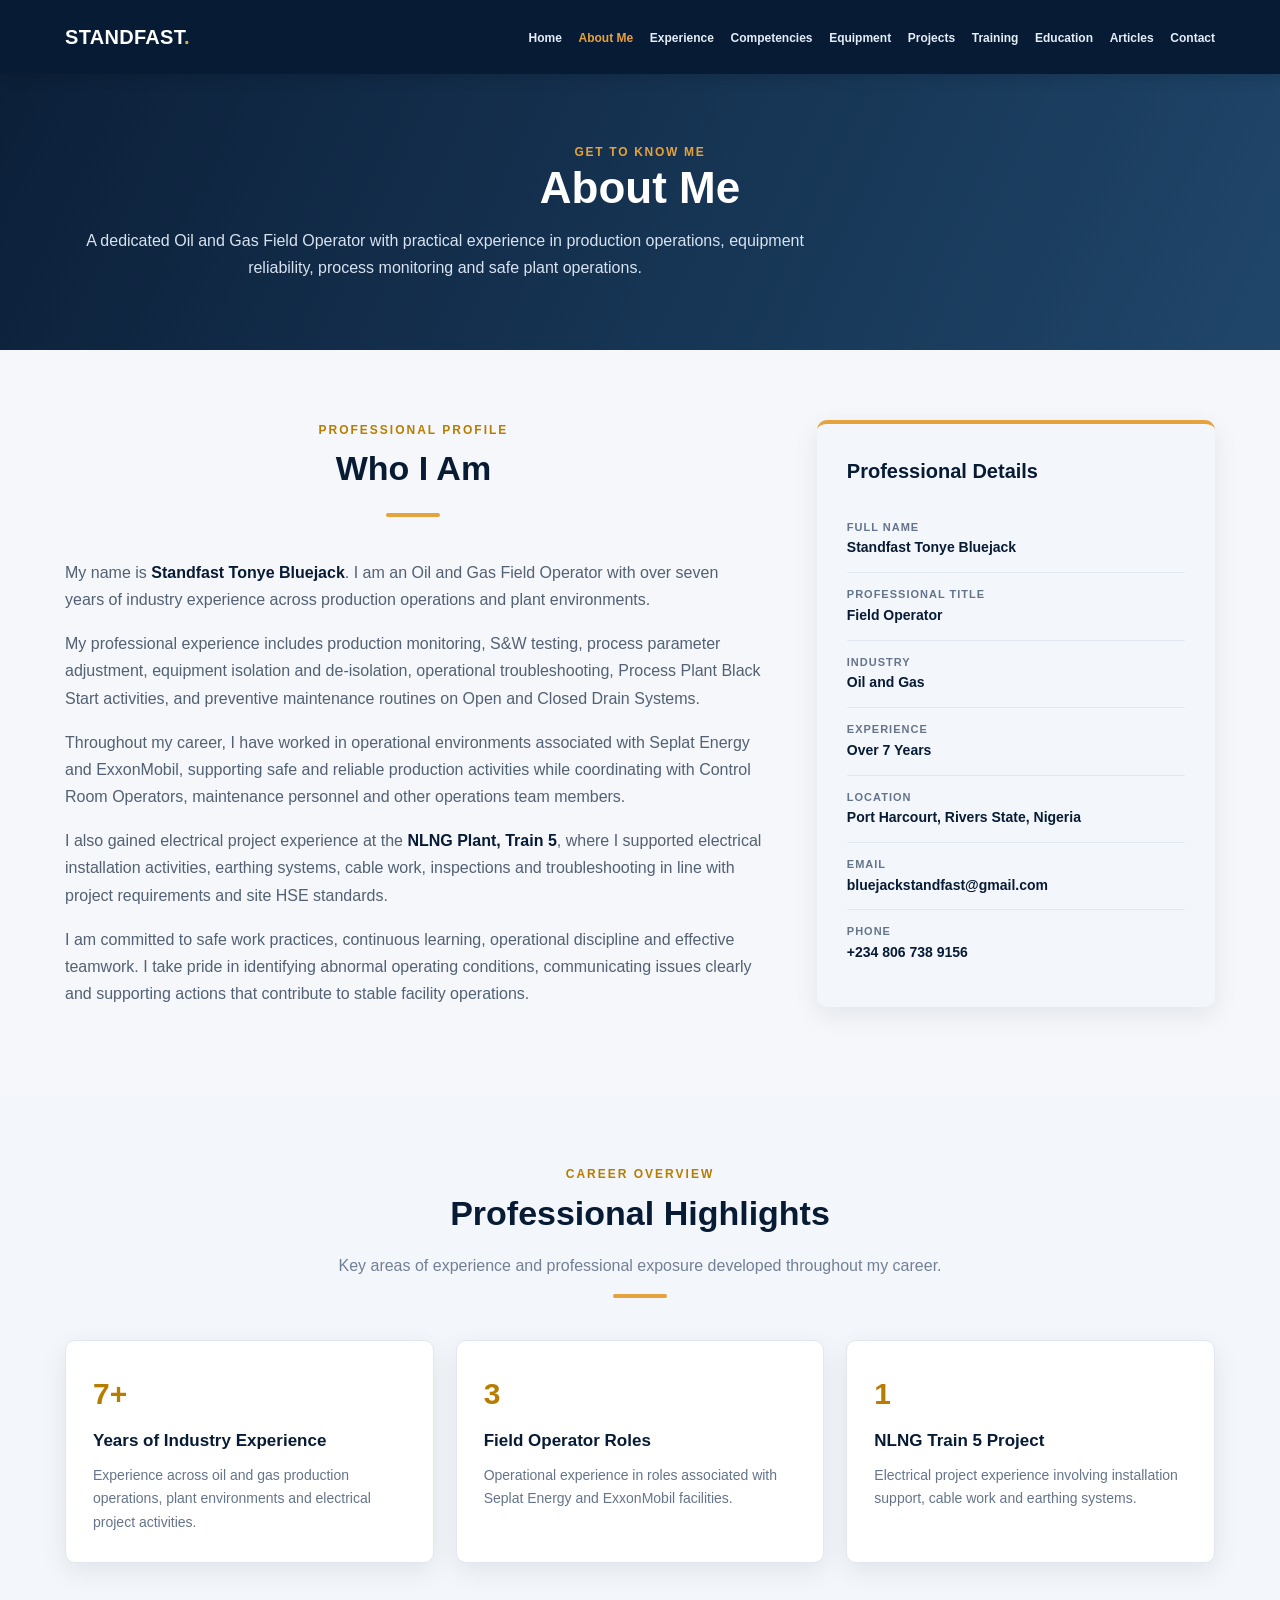
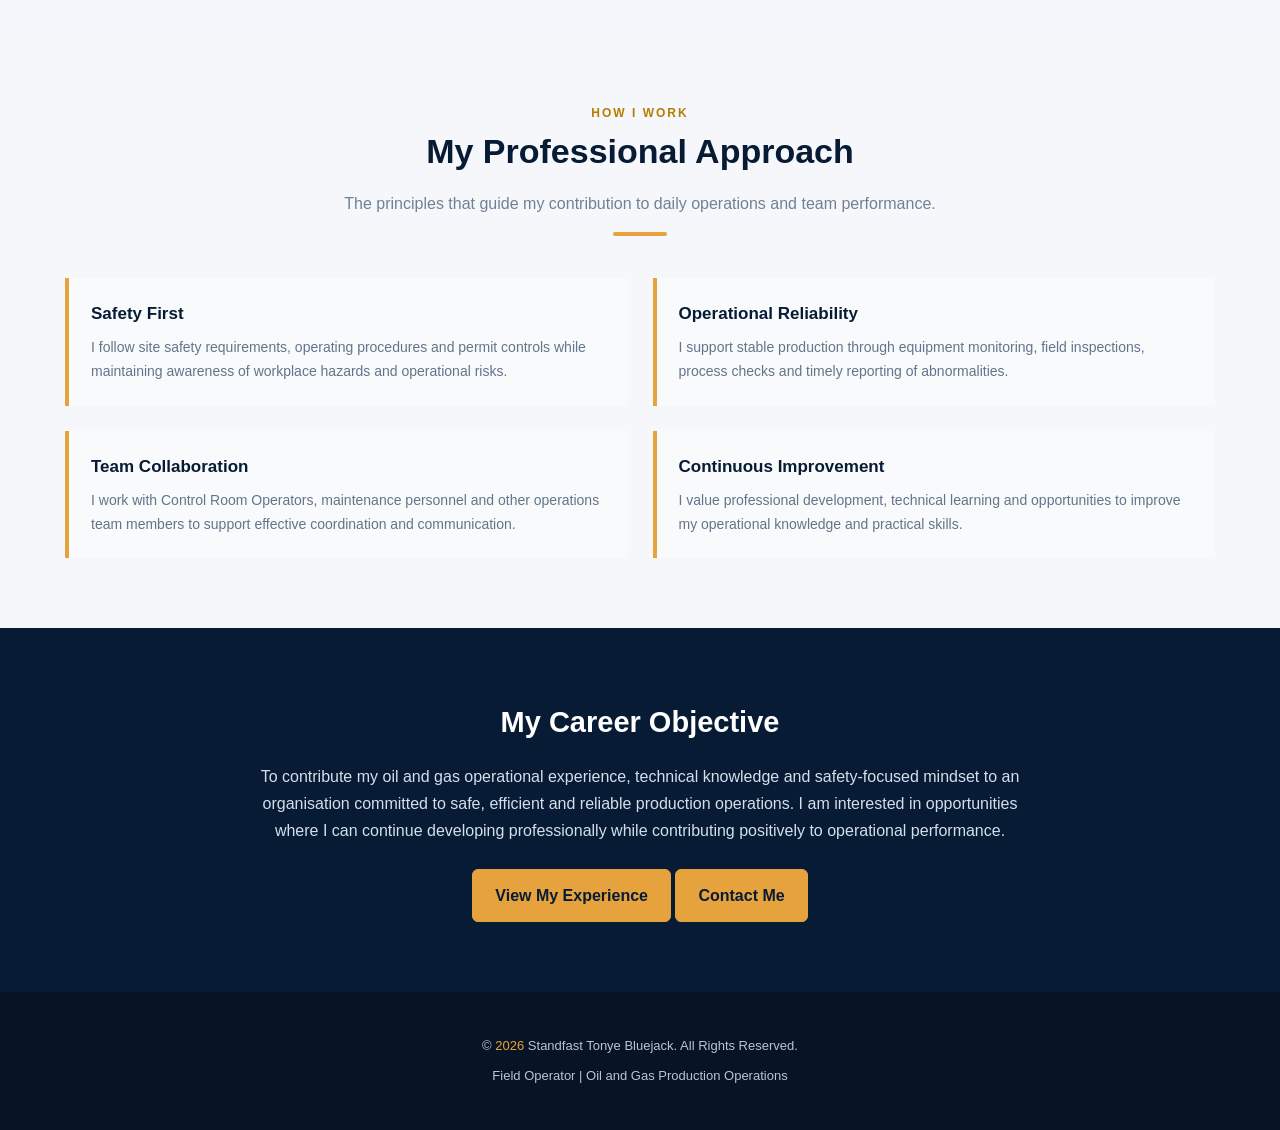
<file: pages/about.html>
<!DOCTYPE html>
<html lang="en">
<head>
    <meta charset="UTF-8">
    <meta name="viewport" content="width=device-width, initial-scale=1.0">
    <meta name="description" content="Learn about Standfast Tonye Bluejack, an Oil and Gas Field Operator with over 7 years of experience in production operations and plant environments.">
    <title>About Me | Standfast Tonye Bluejack</title>

    <style>
        :root {
            --navy: #0b1f35;
            --navy-light: #173653;
            --amber: #f2a900;
            --white: #ffffff;
            --light: #f3f6f9;
            --grey: #64748b;
            --dark: #263445;
            --border: #e1e7ee;
        }

        * {
            margin: 0;
            padding: 0;
            box-sizing: border-box;
        }

        html {
            scroll-behavior: smooth;
        }

        body {
            font-family: Arial, Helvetica, sans-serif;
            line-height: 1.7;
            color: var(--dark);
            background: var(--white);
        }

        a {
            text-decoration: none;
            color: inherit;
        }

        .container {
            width: 90%;
            max-width: 1150px;
            margin: auto;
        }

        /* Navigation */
        header {
            background: var(--navy);
            color: var(--white);
            position: sticky;
            top: 0;
            z-index: 1000;
        }

        .navbar {
            min-height: 75px;
            display: flex;
            justify-content: space-between;
            align-items: center;
            gap: 25px;
        }

        .logo {
            font-size: 21px;
            font-weight: bold;
            letter-spacing: 1px;
            white-space: nowrap;
        }

        .logo span {
            color: var(--amber);
        }

        .nav-links {
            display: flex;
            align-items: center;
            gap: 19px;
            list-style: none;
        }

        .nav-links a {
            font-size: 13px;
            color: #e2e8f0;
            transition: 0.3s;
        }

        .nav-links a:hover,
        .nav-links a.active {
            color: var(--amber);
        }

        .menu-toggle {
            display: none;
            border: none;
            background: none;
            color: var(--white);
            font-size: 27px;
            cursor: pointer;
        }

        /* Page heading */
        .page-hero {
            background:
                linear-gradient(rgba(11, 31, 53, 0.93), rgba(11, 31, 53, 0.93)),
                linear-gradient(135deg, #173653, #0b1f35);
            color: var(--white);
            padding: 85px 0;
            text-align: center;
        }

        .page-hero .eyebrow {
            color: var(--amber);
            text-transform: uppercase;
            font-size: 13px;
            font-weight: bold;
            letter-spacing: 3px;
        }

        .page-hero h1 {
            font-size: 43px;
            margin: 12px 0;
        }

        .page-hero p {
            max-width: 720px;
            margin: auto;
            color: #d5dfeb;
            font-size: 16px;
        }

        /* General sections */
        section {
            padding: 75px 0;
        }

        .section-heading {
            margin-bottom: 30px;
        }

        .section-heading .eyebrow {
            color: #b77d00;
            font-size: 12px;
            font-weight: bold;
            text-transform: uppercase;
            letter-spacing: 2px;
        }

        .section-heading h2 {
            color: var(--navy);
            font-size: 29px;
            margin-top: 5px;
        }

        .section-heading p {
            color: var(--grey);
            margin-top: 8px;
        }

        /* About introduction */
        .about-intro {
            display: grid;
            grid-template-columns: 1.4fr 0.8fr;
            gap: 55px;
            align-items: start;
        }

        .about-text p {
            margin-bottom: 17px;
            color: #526173;
        }

        .about-text strong {
            color: var(--navy);
        }

        .profile-card {
            background: var(--light);
            padding: 30px;
            border-radius: 12px;
            border-top: 4px solid var(--amber);
        }

        .profile-card h3 {
            color: var(--navy);
            font-size: 20px;
            margin-bottom: 18px;
        }

        .profile-detail {
            padding: 12px 0;
            border-bottom: 1px solid var(--border);
        }

        .profile-detail:last-child {
            border-bottom: none;
        }

        .profile-detail small {
            display: block;
            color: var(--grey);
            font-size: 11px;
            font-weight: bold;
            text-transform: uppercase;
            letter-spacing: 1px;
        }

        .profile-detail span {
            display: block;
            color: var(--navy);
            font-size: 14px;
            font-weight: 600;
            overflow-wrap: anywhere;
        }

        /* Career highlights */
        .highlights {
            background: var(--light);
        }

        .highlight-grid {
            display: grid;
            grid-template-columns: repeat(3, 1fr);
            gap: 22px;
        }

        .highlight-card {
            background: var(--white);
            padding: 27px;
            border-radius: 10px;
            border: 1px solid var(--border);
        }

        .highlight-card .number {
            color: #b77d00;
            font-size: 30px;
            font-weight: bold;
        }

        .highlight-card h3 {
            color: var(--navy);
            font-size: 17px;
            margin: 8px 0;
        }

        .highlight-card p {
            color: var(--grey);
            font-size: 14px;
        }

        /* Professional approach */
        .approach-grid {
            display: grid;
            grid-template-columns: repeat(2, 1fr);
            gap: 25px;
        }

        .approach-item {
            padding: 22px;
            border-left: 4px solid var(--amber);
            background: #f8fafc;
        }

        .approach-item h3 {
            color: var(--navy);
            margin-bottom: 7px;
            font-size: 17px;
        }

        .approach-item p {
            color: var(--grey);
            font-size: 14px;
        }

        /* Career objective */
        .objective {
            background: var(--navy);
            color: var(--white);
            text-align: center;
        }

        .objective h2 {
            font-size: 29px;
            margin-bottom: 18px;
        }

        .objective p {
            max-width: 800px;
            margin: auto;
            color: #d5dfeb;
        }

        .button {
            display: inline-block;
            margin-top: 25px;
            padding: 12px 25px;
            background: var(--amber);
            color: var(--navy);
            border-radius: 5px;
            font-weight: bold;
            transition: 0.3s;
        }

        .button:hover {
            background: #ffc233;
            transform: translateY(-2px);
        }

        /* Footer */
        footer {
            background: #071626;
            color: #cbd5e1;
            text-align: center;
            padding: 25px 0;
            font-size: 13px;
        }

        footer span {
            color: var(--amber);
        }

        /* Mobile responsiveness */
        @media (max-width: 900px) {
            .nav-links {
                gap: 11px;
            }

            .nav-links a {
                font-size: 11px;
            }
        }

        @media (max-width: 760px) {
            .menu-toggle {
                display: block;
            }

            .nav-links {
                display: none;
                position: absolute;
                top: 75px;
                left: 0;
                width: 100%;
                background: var(--navy);
                padding: 20px 5%;
                flex-direction: column;
                align-items: flex-start;
                gap: 15px;
            }

            .nav-links.show {
                display: flex;
            }

            .nav-links a {
                font-size: 14px;
            }

            .page-hero {
                padding: 65px 0;
            }

            .page-hero h1 {
                font-size: 32px;
            }

            .about-intro,
            .highlight-grid,
            .approach-grid {
                grid-template-columns: 1fr;
            }

            section {
                padding: 55px 0;
            }

            .section-heading h2 {
                font-size: 25px;
            }
        }
    </style>
    <link rel="stylesheet" href="../assets/styles/main.css">
    </head>

<body>

    <!-- Navigation -->
    <header>
        <div class="container navbar">

            <a href="../index.html" class="logo">
                STANDFAST<span>.</span>
            </a>

            <button class="menu-toggle" id="menuToggle"
                aria-label="Open navigation menu"
                aria-expanded="false">
                ☰
            </button>

            <ul class="nav-links" id="navLinks">
                <li><a href="../index.html">Home</a></li>
                <li><a href="about.html" class="active">About Me</a></li>
                <li><a href="experience.html">Experience</a></li>
                <li><a href="competencies.html">Competencies</a></li>
                <li><a href="equipment.html">Equipment</a></li>
                <li><a href="projects.html">Projects</a></li>
                <li><a href="certifications.html">Training</a></li>
                <li><a href="education.html">Education</a></li>
                <li><a href="articles.html">Articles</a></li>
                <li><a href="contact.html">Contact</a></li>
            </ul>

        </div>
    </header>

    <!-- Page Hero -->
    <section class="page-hero">
        <div class="container">
            <div class="eyebrow">Get to Know Me</div>
            <h1>About Me</h1>
            <p>
                A dedicated Oil and Gas Field Operator with practical experience
                in production operations, equipment reliability, process monitoring
                and safe plant operations.
            </p>
        </div>
    </section>

    <!-- Professional Introduction -->
    <section>
        <div class="container about-intro">

            <div class="about-text">
                <div class="section-heading">
                    <div class="eyebrow">Professional Profile</div>
                    <h2>Who I Am</h2>
                </div>

                <p>
                    My name is <strong>Standfast Tonye Bluejack</strong>.
                    I am an Oil and Gas Field Operator with over seven years
                    of industry experience across production operations and
                    plant environments.
                </p>

                <p>
                    My professional experience includes production monitoring,
                    S&W testing, process parameter adjustment, equipment
                    isolation and de-isolation, operational troubleshooting,
                    Process Plant Black Start activities, and preventive
                    maintenance routines on Open and Closed Drain Systems.
                </p>

                <p>
                    Throughout my career, I have worked in operational
                    environments associated with Seplat Energy and ExxonMobil,
                    supporting safe and reliable production activities while
                    coordinating with Control Room Operators, maintenance
                    personnel and other operations team members.
                </p>

                <p>
                    I also gained electrical project experience at the
                    <strong>NLNG Plant, Train 5</strong>, where I supported
                    electrical installation activities, earthing systems,
                    cable work, inspections and troubleshooting in line
                    with project requirements and site HSE standards.
                </p>

                <p>
                    I am committed to safe work practices, continuous learning,
                    operational discipline and effective teamwork. I take
                    pride in identifying abnormal operating conditions,
                    communicating issues clearly and supporting actions
                    that contribute to stable facility operations.
                </p>
            </div>

            <!-- Professional Details -->
            <aside class="profile-card">
                <h3>Professional Details</h3>

                <div class="profile-detail">
                    <small>Full Name</small>
                    <span>Standfast Tonye Bluejack</span>
                </div>

                <div class="profile-detail">
                    <small>Professional Title</small>
                    <span>Field Operator</span>
                </div>

                <div class="profile-detail">
                    <small>Industry</small>
                    <span>Oil and Gas</span>
                </div>

                <div class="profile-detail">
                    <small>Experience</small>
                    <span>Over 7 Years</span>
                </div>

                <div class="profile-detail">
                    <small>Location</small>
                    <span>Port Harcourt, Rivers State, Nigeria</span>
                </div>

                <div class="profile-detail">
                    <small>Email</small>
                    <span>bluejackstandfast@gmail.com</span>
                </div>

                <div class="profile-detail">
                    <small>Phone</small>
                    <span>+234 806 738 9156</span>
                </div>
            </aside>

        </div>
    </section>

    <!-- Career Highlights -->
    <section class="highlights">
        <div class="container">

            <div class="section-heading">
                <div class="eyebrow">Career Overview</div>
                <h2>Professional Highlights</h2>
                <p>
                    Key areas of experience and professional exposure
                    developed throughout my career.
                </p>
            </div>

            <div class="highlight-grid">

                <div class="highlight-card">
                    <div class="number">7+</div>
                    <h3>Years of Industry Experience</h3>
                    <p>
                        Experience across oil and gas production operations,
                        plant environments and electrical project activities.
                    </p>
                </div>

                <div class="highlight-card">
                    <div class="number">3</div>
                    <h3>Field Operator Roles</h3>
                    <p>
                        Operational experience in roles associated with
                        Seplat Energy and ExxonMobil facilities.
                    </p>
                </div>

                <div class="highlight-card">
                    <div class="number">1</div>
                    <h3>NLNG Train 5 Project</h3>
                    <p>
                        Electrical project experience involving installation
                        support, cable work and earthing systems.
                    </p>
                </div>

            </div>
        </div>
    </section>

    <!-- Professional Approach -->
    <section>
        <div class="container">

            <div class="section-heading">
                <div class="eyebrow">How I Work</div>
                <h2>My Professional Approach</h2>
                <p>
                    The principles that guide my contribution to daily
                    operations and team performance.
                </p>
            </div>

            <div class="approach-grid">

                <div class="approach-item">
                    <h3>Safety First</h3>
                    <p>
                        I follow site safety requirements, operating procedures
                        and permit controls while maintaining awareness of
                        workplace hazards and operational risks.
                    </p>
                </div>

                <div class="approach-item">
                    <h3>Operational Reliability</h3>
                    <p>
                        I support stable production through equipment
                        monitoring, field inspections, process checks
                        and timely reporting of abnormalities.
                    </p>
                </div>

                <div class="approach-item">
                    <h3>Team Collaboration</h3>
                    <p>
                        I work with Control Room Operators, maintenance
                        personnel and other operations team members to
                        support effective coordination and communication.
                    </p>
                </div>

                <div class="approach-item">
                    <h3>Continuous Improvement</h3>
                    <p>
                        I value professional development, technical learning
                        and opportunities to improve my operational knowledge
                        and practical skills.
                    </p>
                </div>

            </div>
        </div>
    </section>

    <!-- Career Objective -->
    <section class="objective">
        <div class="container">

            <h2>My Career Objective</h2>

            <p>
                To contribute my oil and gas operational experience,
                technical knowledge and safety-focused mindset to an
                organisation committed to safe, efficient and reliable
                production operations. I am interested in opportunities
                where I can continue developing professionally while
                contributing positively to operational performance.
            </p>

            <a href="experience.html" class="button">
                View My Experience
            </a>

            <a href="contact.html" class="button">
                Contact Me
            </a>

        </div>
    </section>

    <!-- Footer -->
    <footer>
        <div class="container">
            <p>
                &copy; <span id="year"></span>
                Standfast Tonye Bluejack.
                All Rights Reserved.
            </p>
            <p>Field Operator | Oil and Gas Production Operations</p>
        </div>
    </footer>
    <script src="../assets/scripts/main.js" defer></script>
</body>
</html>
</file>
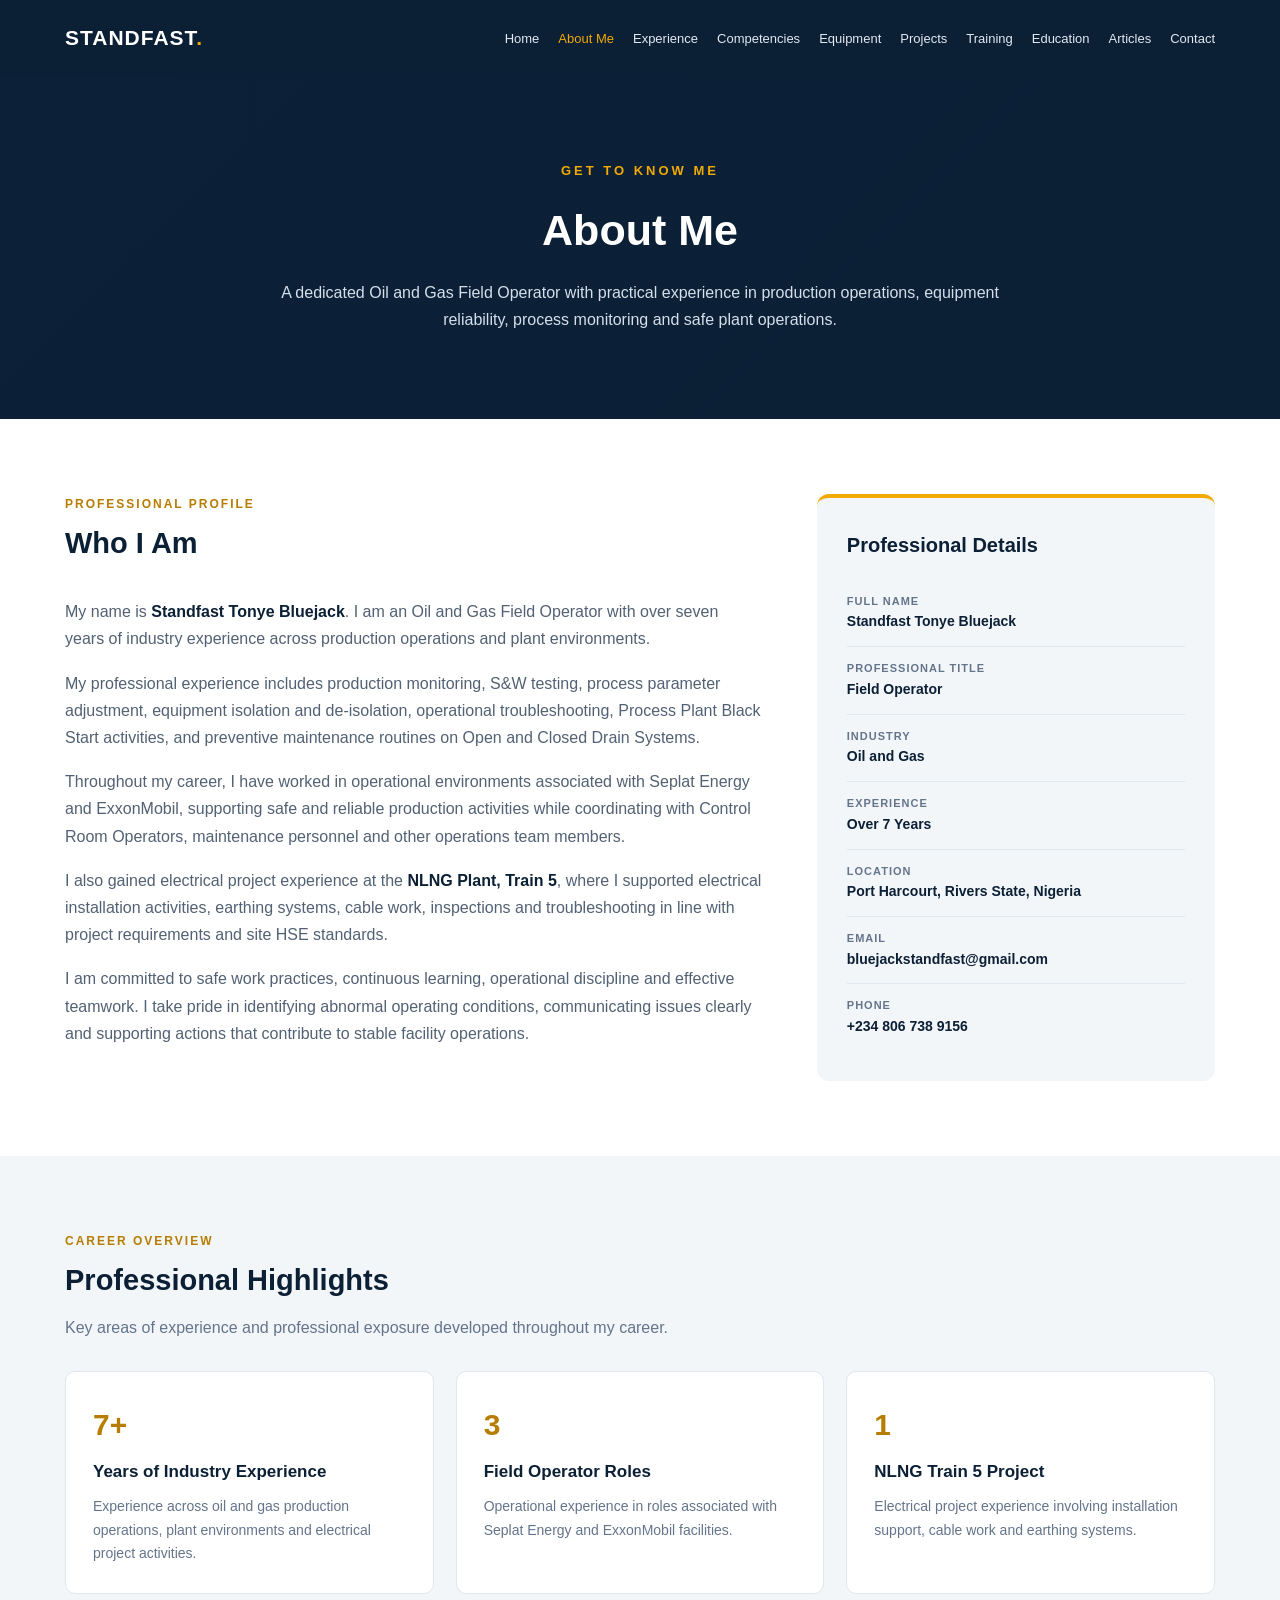
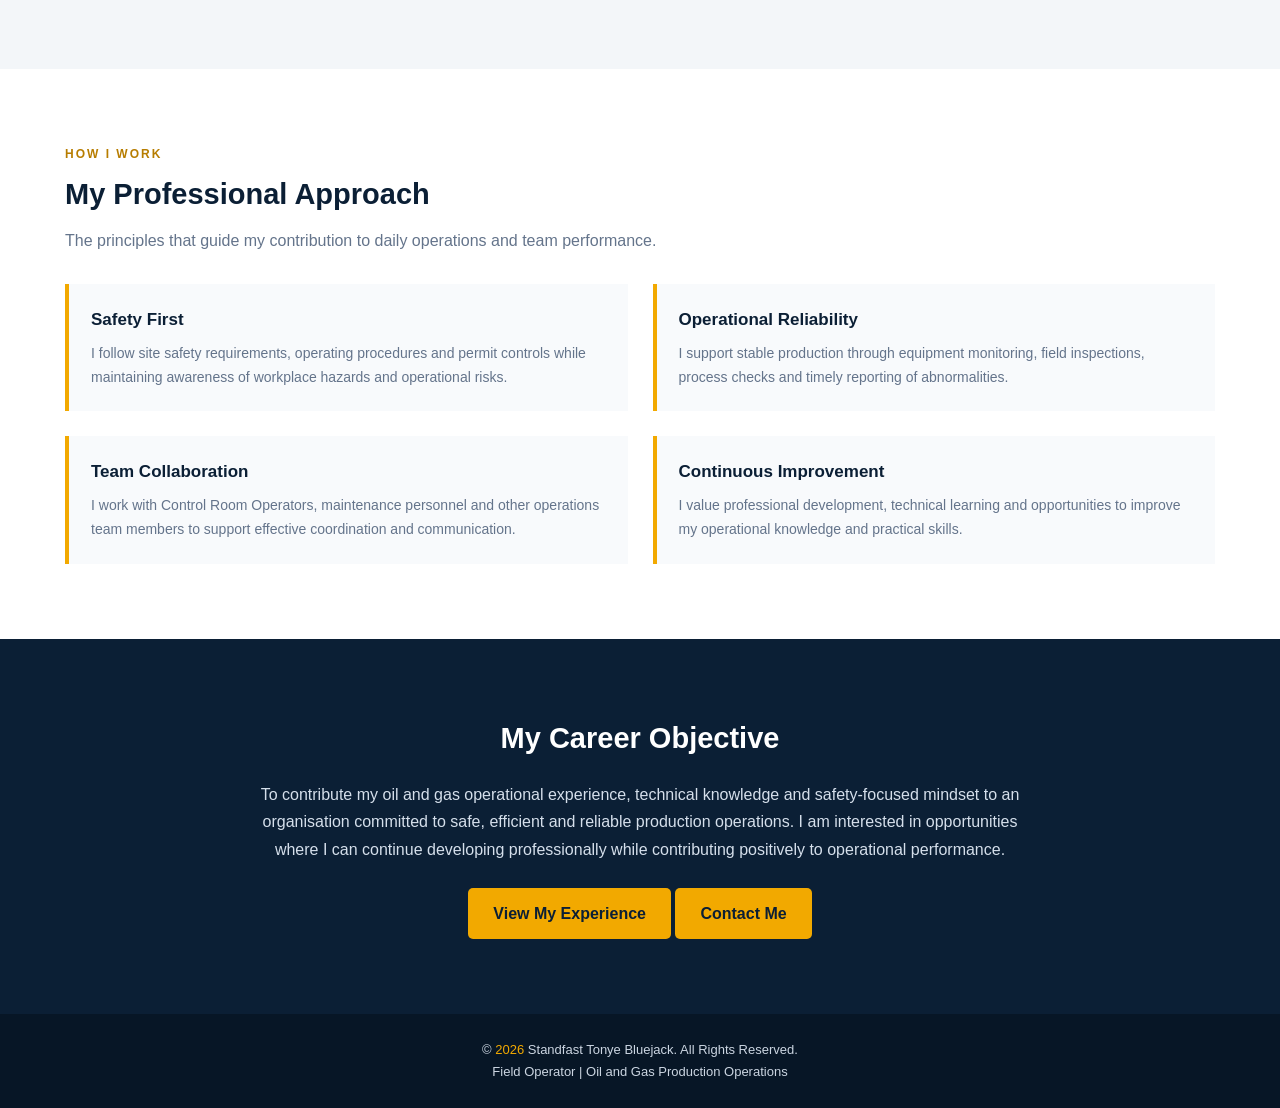
<file: Pages/About.html>
<!DOCTYPE html>
<html lang="en">
<head>
    <meta charset="UTF-8">
    <meta name="viewport" content="width=device-width, initial-scale=1.0">
    <meta name="description" content="Learn about Standfast Tonye Bluejack, an Oil and Gas Field Operator with over 7 years of experience in production operations and plant environments.">
    <title>About Me | Standfast Tonye Bluejack</title>

    <style>
        :root {
            --navy: #0b1f35;
            --navy-light: #173653;
            --amber: #f2a900;
            --white: #ffffff;
            --light: #f3f6f9;
            --grey: #64748b;
            --dark: #263445;
            --border: #e1e7ee;
        }

        * {
            margin: 0;
            padding: 0;
            box-sizing: border-box;
        }

        html {
            scroll-behavior: smooth;
        }

        body {
            font-family: Arial, Helvetica, sans-serif;
            line-height: 1.7;
            color: var(--dark);
            background: var(--white);
        }

        a {
            text-decoration: none;
            color: inherit;
        }

        .container {
            width: 90%;
            max-width: 1150px;
            margin: auto;
        }

        /* Navigation */
        header {
            background: var(--navy);
            color: var(--white);
            position: sticky;
            top: 0;
            z-index: 1000;
        }

        .navbar {
            min-height: 75px;
            display: flex;
            justify-content: space-between;
            align-items: center;
            gap: 25px;
        }

        .logo {
            font-size: 21px;
            font-weight: bold;
            letter-spacing: 1px;
            white-space: nowrap;
        }

        .logo span {
            color: var(--amber);
        }

        .nav-links {
            display: flex;
            align-items: center;
            gap: 19px;
            list-style: none;
        }

        .nav-links a {
            font-size: 13px;
            color: #e2e8f0;
            transition: 0.3s;
        }

        .nav-links a:hover,
        .nav-links a.active {
            color: var(--amber);
        }

        .menu-toggle {
            display: none;
            border: none;
            background: none;
            color: var(--white);
            font-size: 27px;
            cursor: pointer;
        }

        /* Page heading */
        .page-hero {
            background:
                linear-gradient(rgba(11, 31, 53, 0.93), rgba(11, 31, 53, 0.93)),
                linear-gradient(135deg, #173653, #0b1f35);
            color: var(--white);
            padding: 85px 0;
            text-align: center;
        }

        .page-hero .eyebrow {
            color: var(--amber);
            text-transform: uppercase;
            font-size: 13px;
            font-weight: bold;
            letter-spacing: 3px;
        }

        .page-hero h1 {
            font-size: 43px;
            margin: 12px 0;
        }

        .page-hero p {
            max-width: 720px;
            margin: auto;
            color: #d5dfeb;
            font-size: 16px;
        }

        /* General sections */
        section {
            padding: 75px 0;
        }

        .section-heading {
            margin-bottom: 30px;
        }

        .section-heading .eyebrow {
            color: #b77d00;
            font-size: 12px;
            font-weight: bold;
            text-transform: uppercase;
            letter-spacing: 2px;
        }

        .section-heading h2 {
            color: var(--navy);
            font-size: 29px;
            margin-top: 5px;
        }

        .section-heading p {
            color: var(--grey);
            margin-top: 8px;
        }

        /* About introduction */
        .about-intro {
            display: grid;
            grid-template-columns: 1.4fr 0.8fr;
            gap: 55px;
            align-items: start;
        }

        .about-text p {
            margin-bottom: 17px;
            color: #526173;
        }

        .about-text strong {
            color: var(--navy);
        }

        .profile-card {
            background: var(--light);
            padding: 30px;
            border-radius: 12px;
            border-top: 4px solid var(--amber);
        }

        .profile-card h3 {
            color: var(--navy);
            font-size: 20px;
            margin-bottom: 18px;
        }

        .profile-detail {
            padding: 12px 0;
            border-bottom: 1px solid var(--border);
        }

        .profile-detail:last-child {
            border-bottom: none;
        }

        .profile-detail small {
            display: block;
            color: var(--grey);
            font-size: 11px;
            font-weight: bold;
            text-transform: uppercase;
            letter-spacing: 1px;
        }

        .profile-detail span {
            display: block;
            color: var(--navy);
            font-size: 14px;
            font-weight: 600;
            overflow-wrap: anywhere;
        }

        /* Career highlights */
        .highlights {
            background: var(--light);
        }

        .highlight-grid {
            display: grid;
            grid-template-columns: repeat(3, 1fr);
            gap: 22px;
        }

        .highlight-card {
            background: var(--white);
            padding: 27px;
            border-radius: 10px;
            border: 1px solid var(--border);
        }

        .highlight-card .number {
            color: #b77d00;
            font-size: 30px;
            font-weight: bold;
        }

        .highlight-card h3 {
            color: var(--navy);
            font-size: 17px;
            margin: 8px 0;
        }

        .highlight-card p {
            color: var(--grey);
            font-size: 14px;
        }

        /* Professional approach */
        .approach-grid {
            display: grid;
            grid-template-columns: repeat(2, 1fr);
            gap: 25px;
        }

        .approach-item {
            padding: 22px;
            border-left: 4px solid var(--amber);
            background: #f8fafc;
        }

        .approach-item h3 {
            color: var(--navy);
            margin-bottom: 7px;
            font-size: 17px;
        }

        .approach-item p {
            color: var(--grey);
            font-size: 14px;
        }

        /* Career objective */
        .objective {
            background: var(--navy);
            color: var(--white);
            text-align: center;
        }

        .objective h2 {
            font-size: 29px;
            margin-bottom: 18px;
        }

        .objective p {
            max-width: 800px;
            margin: auto;
            color: #d5dfeb;
        }

        .button {
            display: inline-block;
            margin-top: 25px;
            padding: 12px 25px;
            background: var(--amber);
            color: var(--navy);
            border-radius: 5px;
            font-weight: bold;
            transition: 0.3s;
        }

        .button:hover {
            background: #ffc233;
            transform: translateY(-2px);
        }

        /* Footer */
        footer {
            background: #071626;
            color: #cbd5e1;
            text-align: center;
            padding: 25px 0;
            font-size: 13px;
        }

        footer span {
            color: var(--amber);
        }

        /* Mobile responsiveness */
        @media (max-width: 900px) {
            .nav-links {
                gap: 11px;
            }

            .nav-links a {
                font-size: 11px;
            }
        }

        @media (max-width: 760px) {
            .menu-toggle {
                display: block;
            }

            .nav-links {
                display: none;
                position: absolute;
                top: 75px;
                left: 0;
                width: 100%;
                background: var(--navy);
                padding: 20px 5%;
                flex-direction: column;
                align-items: flex-start;
                gap: 15px;
            }

            .nav-links.show {
                display: flex;
            }

            .nav-links a {
                font-size: 14px;
            }

            .page-hero {
                padding: 65px 0;
            }

            .page-hero h1 {
                font-size: 32px;
            }

            .about-intro,
            .highlight-grid,
            .approach-grid {
                grid-template-columns: 1fr;
            }

            section {
                padding: 55px 0;
            }

            .section-heading h2 {
                font-size: 25px;
            }
        }
    </style>
</head>

<body>

    <!-- Navigation -->
    <header>
        <div class="container navbar">

            <a href="../index.html" class="logo">
                STANDFAST<span>.</span>
            </a>

            <button class="menu-toggle" id="menuToggle"
                aria-label="Open navigation menu"
                aria-expanded="false">
                ☰
            </button>

            <ul class="nav-links" id="navLinks">
                <li><a href="../index.html">Home</a></li>
                <li><a href="about.html" class="active">About Me</a></li>
                <li><a href="experience.html">Experience</a></li>
                <li><a href="competencies.html">Competencies</a></li>
                <li><a href="equipment.html">Equipment</a></li>
                <li><a href="projects.html">Projects</a></li>
                <li><a href="certifications.html">Training</a></li>
                <li><a href="education.html">Education</a></li>
                <li><a href="articles.html">Articles</a></li>
                <li><a href="contact.html">Contact</a></li>
            </ul>

        </div>
    </header>

    <!-- Page Hero -->
    <section class="page-hero">
        <div class="container">
            <div class="eyebrow">Get to Know Me</div>
            <h1>About Me</h1>
            <p>
                A dedicated Oil and Gas Field Operator with practical experience
                in production operations, equipment reliability, process monitoring
                and safe plant operations.
            </p>
        </div>
    </section>

    <!-- Professional Introduction -->
    <section>
        <div class="container about-intro">

            <div class="about-text">
                <div class="section-heading">
                    <div class="eyebrow">Professional Profile</div>
                    <h2>Who I Am</h2>
                </div>

                <p>
                    My name is <strong>Standfast Tonye Bluejack</strong>.
                    I am an Oil and Gas Field Operator with over seven years
                    of industry experience across production operations and
                    plant environments.
                </p>

                <p>
                    My professional experience includes production monitoring,
                    S&W testing, process parameter adjustment, equipment
                    isolation and de-isolation, operational troubleshooting,
                    Process Plant Black Start activities, and preventive
                    maintenance routines on Open and Closed Drain Systems.
                </p>

                <p>
                    Throughout my career, I have worked in operational
                    environments associated with Seplat Energy and ExxonMobil,
                    supporting safe and reliable production activities while
                    coordinating with Control Room Operators, maintenance
                    personnel and other operations team members.
                </p>

                <p>
                    I also gained electrical project experience at the
                    <strong>NLNG Plant, Train 5</strong>, where I supported
                    electrical installation activities, earthing systems,
                    cable work, inspections and troubleshooting in line
                    with project requirements and site HSE standards.
                </p>

                <p>
                    I am committed to safe work practices, continuous learning,
                    operational discipline and effective teamwork. I take
                    pride in identifying abnormal operating conditions,
                    communicating issues clearly and supporting actions
                    that contribute to stable facility operations.
                </p>
            </div>

            <!-- Professional Details -->
            <aside class="profile-card">
                <h3>Professional Details</h3>

                <div class="profile-detail">
                    <small>Full Name</small>
                    <span>Standfast Tonye Bluejack</span>
                </div>

                <div class="profile-detail">
                    <small>Professional Title</small>
                    <span>Field Operator</span>
                </div>

                <div class="profile-detail">
                    <small>Industry</small>
                    <span>Oil and Gas</span>
                </div>

                <div class="profile-detail">
                    <small>Experience</small>
                    <span>Over 7 Years</span>
                </div>

                <div class="profile-detail">
                    <small>Location</small>
                    <span>Port Harcourt, Rivers State, Nigeria</span>
                </div>

                <div class="profile-detail">
                    <small>Email</small>
                    <span>bluejackstandfast@gmail.com</span>
                </div>

                <div class="profile-detail">
                    <small>Phone</small>
                    <span>+234 806 738 9156</span>
                </div>
            </aside>

        </div>
    </section>

    <!-- Career Highlights -->
    <section class="highlights">
        <div class="container">

            <div class="section-heading">
                <div class="eyebrow">Career Overview</div>
                <h2>Professional Highlights</h2>
                <p>
                    Key areas of experience and professional exposure
                    developed throughout my career.
                </p>
            </div>

            <div class="highlight-grid">

                <div class="highlight-card">
                    <div class="number">7+</div>
                    <h3>Years of Industry Experience</h3>
                    <p>
                        Experience across oil and gas production operations,
                        plant environments and electrical project activities.
                    </p>
                </div>

                <div class="highlight-card">
                    <div class="number">3</div>
                    <h3>Field Operator Roles</h3>
                    <p>
                        Operational experience in roles associated with
                        Seplat Energy and ExxonMobil facilities.
                    </p>
                </div>

                <div class="highlight-card">
                    <div class="number">1</div>
                    <h3>NLNG Train 5 Project</h3>
                    <p>
                        Electrical project experience involving installation
                        support, cable work and earthing systems.
                    </p>
                </div>

            </div>
        </div>
    </section>

    <!-- Professional Approach -->
    <section>
        <div class="container">

            <div class="section-heading">
                <div class="eyebrow">How I Work</div>
                <h2>My Professional Approach</h2>
                <p>
                    The principles that guide my contribution to daily
                    operations and team performance.
                </p>
            </div>

            <div class="approach-grid">

                <div class="approach-item">
                    <h3>Safety First</h3>
                    <p>
                        I follow site safety requirements, operating procedures
                        and permit controls while maintaining awareness of
                        workplace hazards and operational risks.
                    </p>
                </div>

                <div class="approach-item">
                    <h3>Operational Reliability</h3>
                    <p>
                        I support stable production through equipment
                        monitoring, field inspections, process checks
                        and timely reporting of abnormalities.
                    </p>
                </div>

                <div class="approach-item">
                    <h3>Team Collaboration</h3>
                    <p>
                        I work with Control Room Operators, maintenance
                        personnel and other operations team members to
                        support effective coordination and communication.
                    </p>
                </div>

                <div class="approach-item">
                    <h3>Continuous Improvement</h3>
                    <p>
                        I value professional development, technical learning
                        and opportunities to improve my operational knowledge
                        and practical skills.
                    </p>
                </div>

            </div>
        </div>
    </section>

    <!-- Career Objective -->
    <section class="objective">
        <div class="container">

            <h2>My Career Objective</h2>

            <p>
                To contribute my oil and gas operational experience,
                technical knowledge and safety-focused mindset to an
                organisation committed to safe, efficient and reliable
                production operations. I am interested in opportunities
                where I can continue developing professionally while
                contributing positively to operational performance.
            </p>

            <a href="experience.html" class="button">
                View My Experience
            </a>

            <a href="contact.html" class="button">
                Contact Me
            </a>

        </div>
    </section>

    <!-- Footer -->
    <footer>
        <div class="container">
            <p>
                &copy; <span id="year"></span>
                Standfast Tonye Bluejack.
                All Rights Reserved.
            </p>
            <p>Field Operator | Oil and Gas Production Operations</p>
        </div>
    </footer>

    <script>
        // Mobile navigation menu
        const menuToggle = document.getElementById("menuToggle");
        const navLinks = document.getElementById("navLinks");

        menuToggle.addEventListener("click", function () {
            const isOpen = navLinks.classList.toggle("show");

            menuToggle.setAttribute("aria-expanded", isOpen);
            menuToggle.textContent = isOpen ? "✕" : "☰";
        });

        // Automatically update copyright year
        document.getElementById("year").textContent =
            new Date().getFullYear();
    </script>

</body>
</html>
</file>
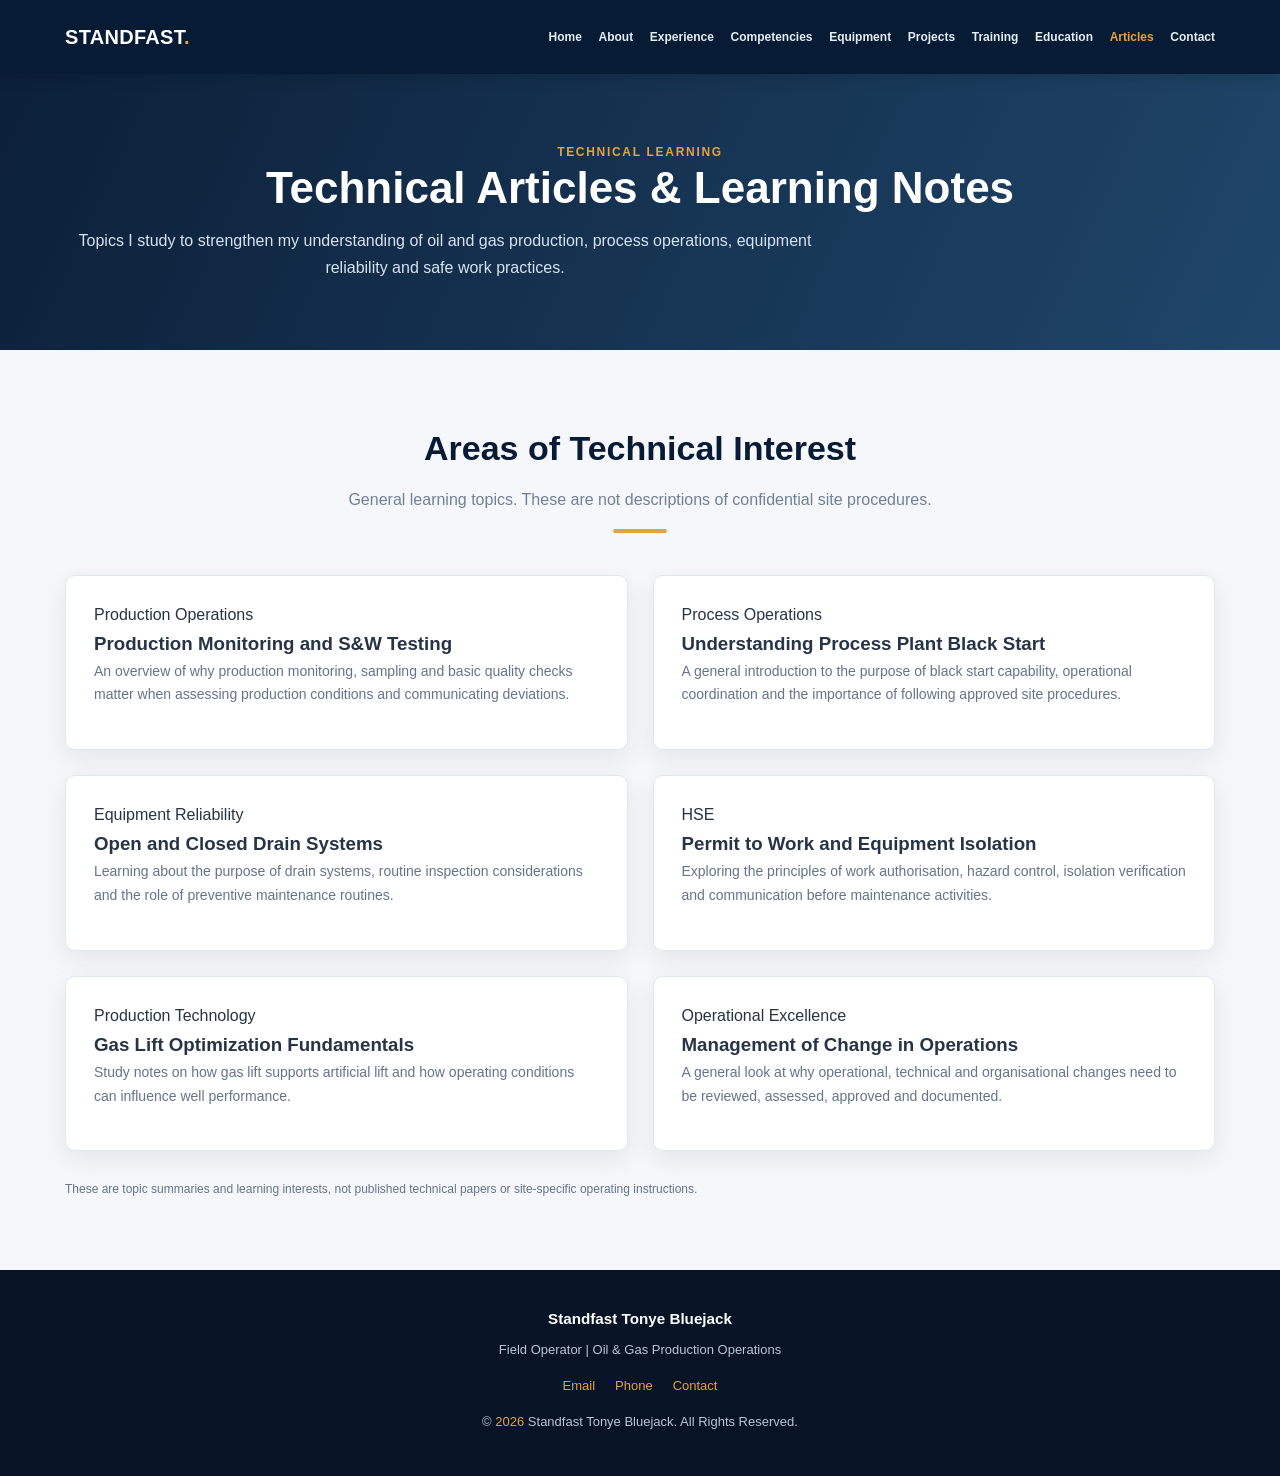
<file: pages/articles.html>
<!DOCTYPE html>
<html lang="en"><head><meta charset="UTF-8"><meta name="viewport" content="width=device-width, initial-scale=1.0"><meta name="description" content="Technical learning topics explored by Standfast Tonye Bluejack."><title>Technical Articles | Standfast Tonye Bluejack</title><link rel="stylesheet" href="../assets/styles/main.css"></head><body>
<header><div class="container navbar"><a class="logo" href="../index.html">STANDFAST<span>.</span></a><button class="menu-toggle" aria-label="Toggle navigation" aria-expanded="false">☰</button><nav class="nav-links"><a href="../index.html">Home</a><a href="about.html">About</a><a href="experience.html">Experience</a><a href="competencies.html">Competencies</a><a href="equipment.html">Equipment</a><a href="projects.html">Projects</a><a href="certifications.html">Training</a><a href="education.html">Education</a><a href="articles.html">Articles</a><a href="contact.html">Contact</a></nav></div></header>
<section class="page-hero"><div class="container"><div class="eyebrow">Technical learning</div><h1>Technical Articles & Learning Notes</h1><p>Topics I study to strengthen my understanding of oil and gas production, process operations, equipment reliability and safe work practices.</p></div></section>
<section><div class="container"><div class="section-heading"><h2>Areas of Technical Interest</h2><p>General learning topics. These are not descriptions of confidential site procedures.</p></div><div class="project-grid">
<article class="project-card"><div class="project-content"><span class="project-type">Production Operations</span><h3>Production Monitoring and S&amp;W Testing</h3><p>An overview of why production monitoring, sampling and basic quality checks matter when assessing production conditions and communicating deviations.</p></div></article>
<article class="project-card"><div class="project-content"><span class="project-type">Process Operations</span><h3>Understanding Process Plant Black Start</h3><p>A general introduction to the purpose of black start capability, operational coordination and the importance of following approved site procedures.</p></div></article>
<article class="project-card"><div class="project-content"><span class="project-type">Equipment Reliability</span><h3>Open and Closed Drain Systems</h3><p>Learning about the purpose of drain systems, routine inspection considerations and the role of preventive maintenance routines.</p></div></article>
<article class="project-card"><div class="project-content"><span class="project-type">HSE</span><h3>Permit to Work and Equipment Isolation</h3><p>Exploring the principles of work authorisation, hazard control, isolation verification and communication before maintenance activities.</p></div></article>
<article class="project-card"><div class="project-content"><span class="project-type">Production Technology</span><h3>Gas Lift Optimization Fundamentals</h3><p>Study notes on how gas lift supports artificial lift and how operating conditions can influence well performance.</p></div></article>
<article class="project-card"><div class="project-content"><span class="project-type">Operational Excellence</span><h3>Management of Change in Operations</h3><p>A general look at why operational, technical and organisational changes need to be reviewed, assessed, approved and documented.</p></div></article>
</div><p class="form-note" style="margin-top:28px">These are topic summaries and learning interests, not published technical papers or site-specific operating instructions.</p></div></section>
<footer><div class="container"><h3>Standfast Tonye Bluejack</h3><p>Field Operator | Oil &amp; Gas Production Operations</p><div class="footer-links"><a href="mailto:bluejackstandfast@gmail.com">Email</a><a href="tel:+2348067389156">Phone</a><a href="contact.html">Contact</a></div><p>© <span class="current-year"></span> Standfast Tonye Bluejack. All Rights Reserved.</p></div></footer><script src="../assets/scripts/main.js" defer></script></body></html>
</file>
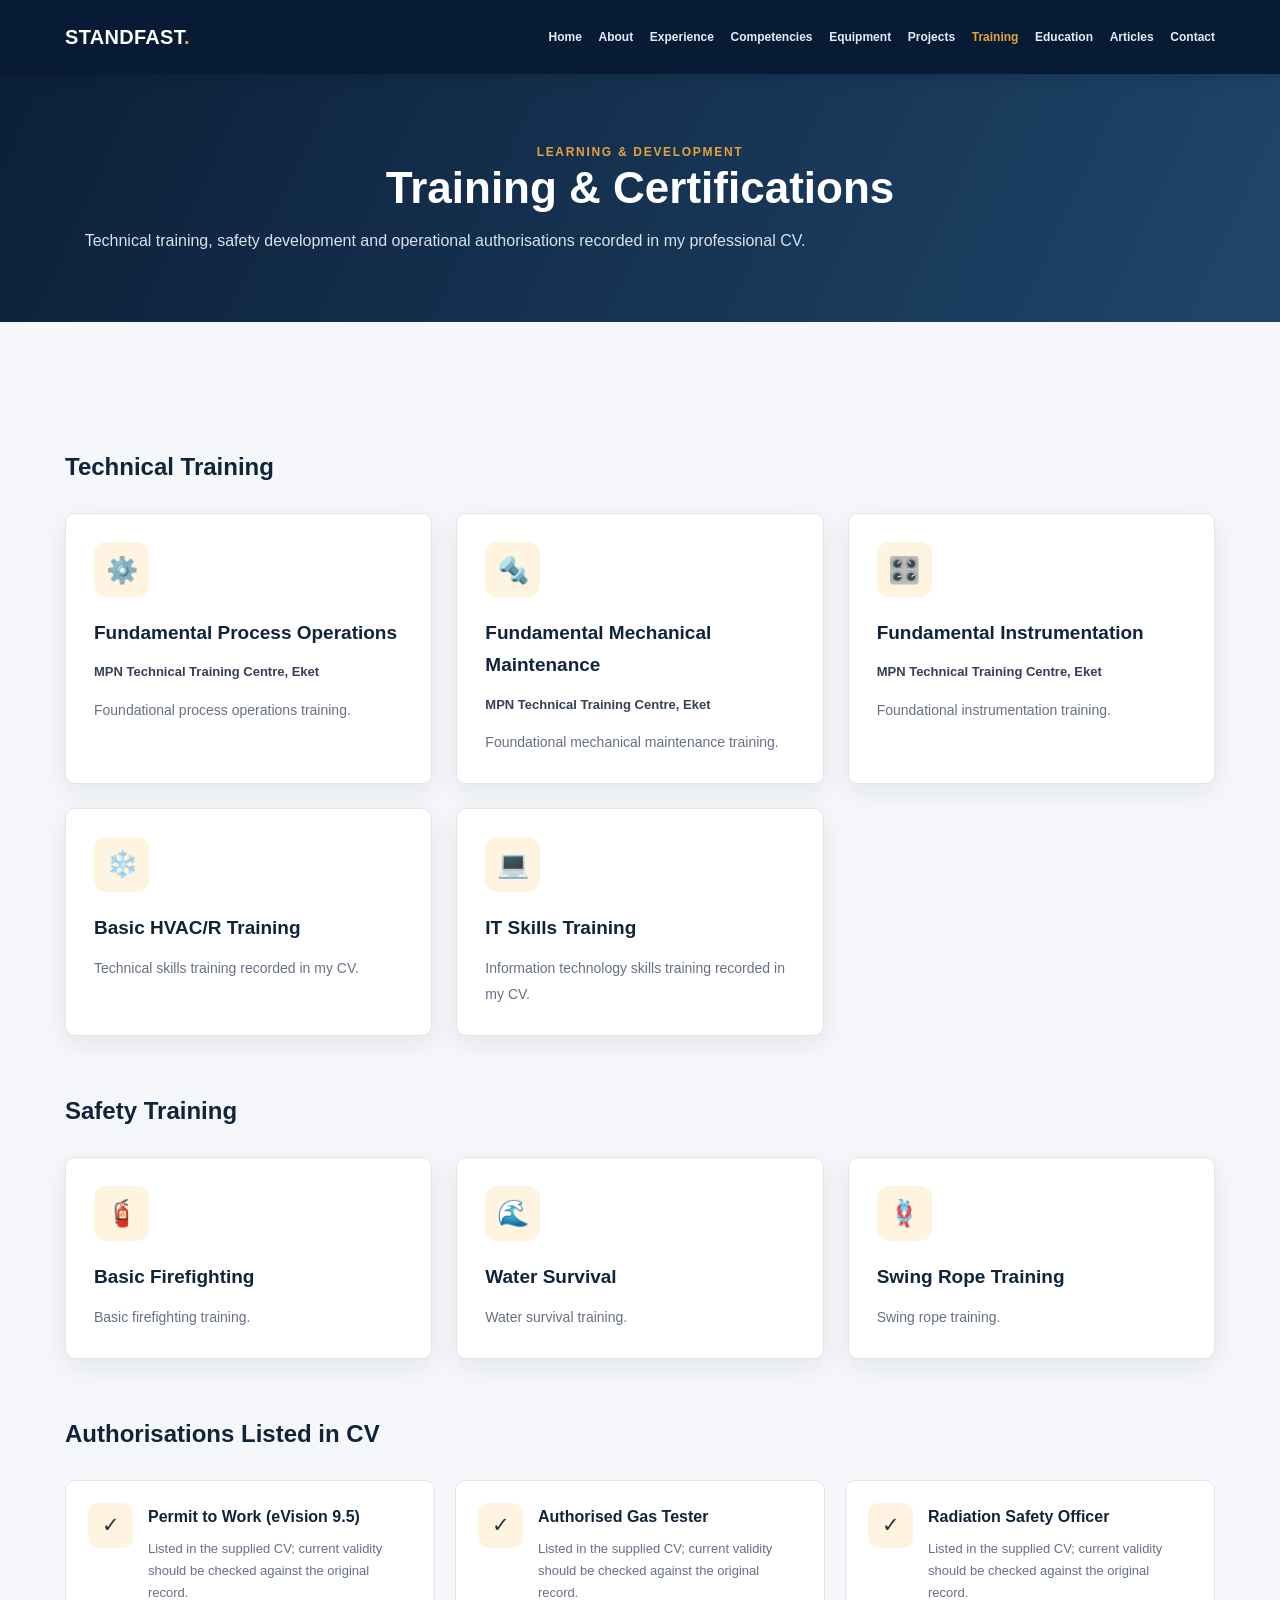
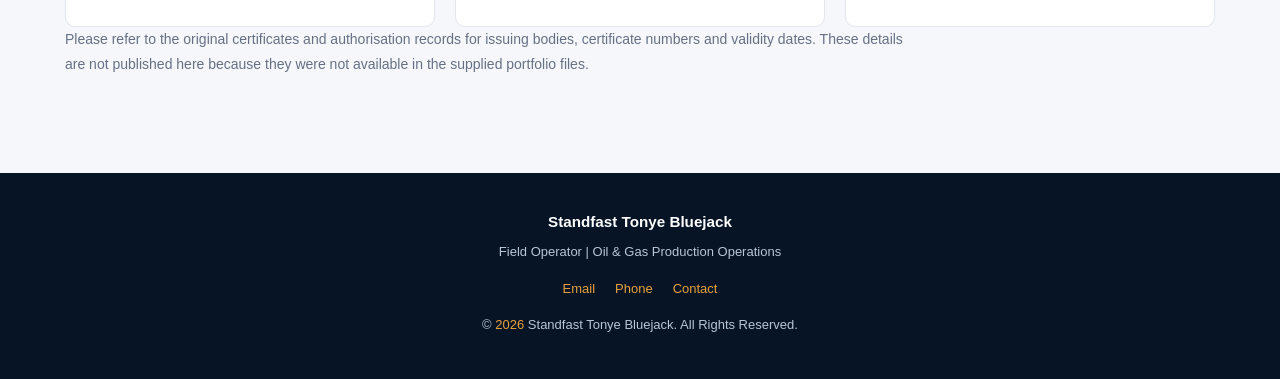
<file: pages/certifications.html>
<!DOCTYPE html>
<html lang="en"><head><meta charset="UTF-8"><meta name="viewport" content="width=device-width, initial-scale=1.0"><meta name="description" content="Training and professional development of Standfast Tonye Bluejack."><title>Training & Certifications | Standfast Tonye Bluejack</title><link rel="stylesheet" href="../assets/styles/main.css"></head><body>
<header><div class="container navbar"><a class="logo" href="../index.html">STANDFAST<span>.</span></a><button class="menu-toggle" aria-label="Toggle navigation" aria-expanded="false">☰</button><nav class="nav-links"><a href="../index.html">Home</a><a href="about.html">About</a><a href="experience.html">Experience</a><a href="competencies.html">Competencies</a><a href="equipment.html">Equipment</a><a href="projects.html">Projects</a><a href="certifications.html">Training</a><a href="education.html">Education</a><a href="articles.html">Articles</a><a href="contact.html">Contact</a></nav></div></header>
<section class="page-hero"><div class="container"><div class="eyebrow">Learning & development</div><h1>Training & Certifications</h1><p>Technical training, safety development and operational authorisations recorded in my professional CV.</p></div></section>
<section><div class="container"><h2 class="certification-category-title">Technical Training</h2><div class="certification-grid">
<div class="certification-card"><div class="certification-icon">⚙️</div><h3>Fundamental Process Operations</h3><p class="certification-provider">MPN Technical Training Centre, Eket</p><p>Foundational process operations training.</p></div>
<div class="certification-card"><div class="certification-icon">🔩</div><h3>Fundamental Mechanical Maintenance</h3><p class="certification-provider">MPN Technical Training Centre, Eket</p><p>Foundational mechanical maintenance training.</p></div>
<div class="certification-card"><div class="certification-icon">🎛️</div><h3>Fundamental Instrumentation</h3><p class="certification-provider">MPN Technical Training Centre, Eket</p><p>Foundational instrumentation training.</p></div>
<div class="certification-card"><div class="certification-icon">❄️</div><h3>Basic HVAC/R Training</h3><p>Technical skills training recorded in my CV.</p></div>
<div class="certification-card"><div class="certification-icon">💻</div><h3>IT Skills Training</h3><p>Information technology skills training recorded in my CV.</p></div>
</div><h2 class="certification-category-title">Safety Training</h2><div class="certification-grid">
<div class="certification-card"><div class="certification-icon">🧯</div><h3>Basic Firefighting</h3><p>Basic firefighting training.</p></div>
<div class="certification-card"><div class="certification-icon">🌊</div><h3>Water Survival</h3><p>Water survival training.</p></div>
<div class="certification-card"><div class="certification-icon">🪢</div><h3>Swing Rope Training</h3><p>Swing rope training.</p></div>
</div><h2 class="certification-category-title">Authorisations Listed in CV</h2><div class="authorisation-list"><div class="authorisation-item"><span class="authorisation-icon">✓</span><div><h3>Permit to Work (eVision 9.5)</h3><p>Listed in the supplied CV; current validity should be checked against the original record.</p></div></div><div class="authorisation-item"><span class="authorisation-icon">✓</span><div><h3>Authorised Gas Tester</h3><p>Listed in the supplied CV; current validity should be checked against the original record.</p></div></div><div class="authorisation-item"><span class="authorisation-icon">✓</span><div><h3>Radiation Safety Officer</h3><p>Listed in the supplied CV; current validity should be checked against the original record.</p></div></div></div>
<p class="certification-disclaimer">Please refer to the original certificates and authorisation records for issuing bodies, certificate numbers and validity dates. These details are not published here because they were not available in the supplied portfolio files.</p></div></section>
<footer><div class="container"><h3>Standfast Tonye Bluejack</h3><p>Field Operator | Oil &amp; Gas Production Operations</p><div class="footer-links"><a href="mailto:bluejackstandfast@gmail.com">Email</a><a href="tel:+2348067389156">Phone</a><a href="contact.html">Contact</a></div><p>© <span class="current-year"></span> Standfast Tonye Bluejack. All Rights Reserved.</p></div></footer><script src="../assets/scripts/main.js" defer></script></body></html>
</file>
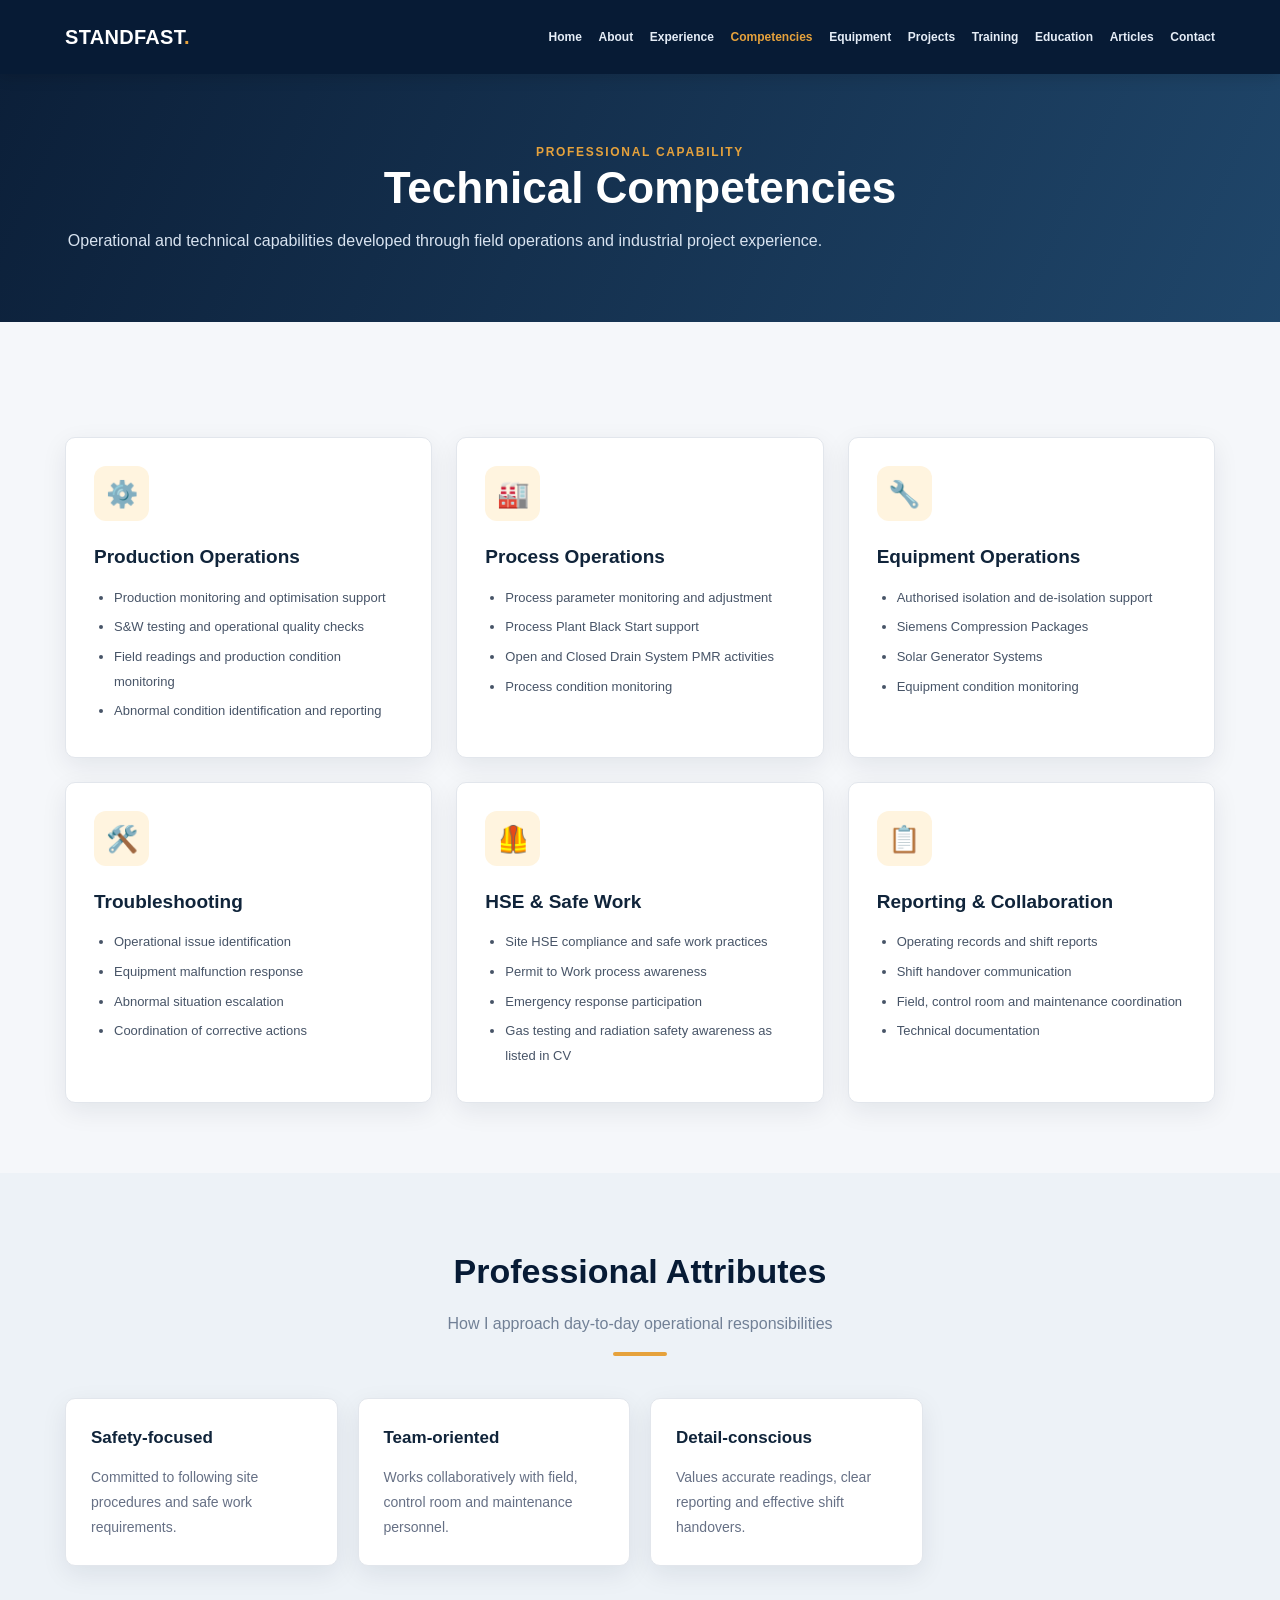
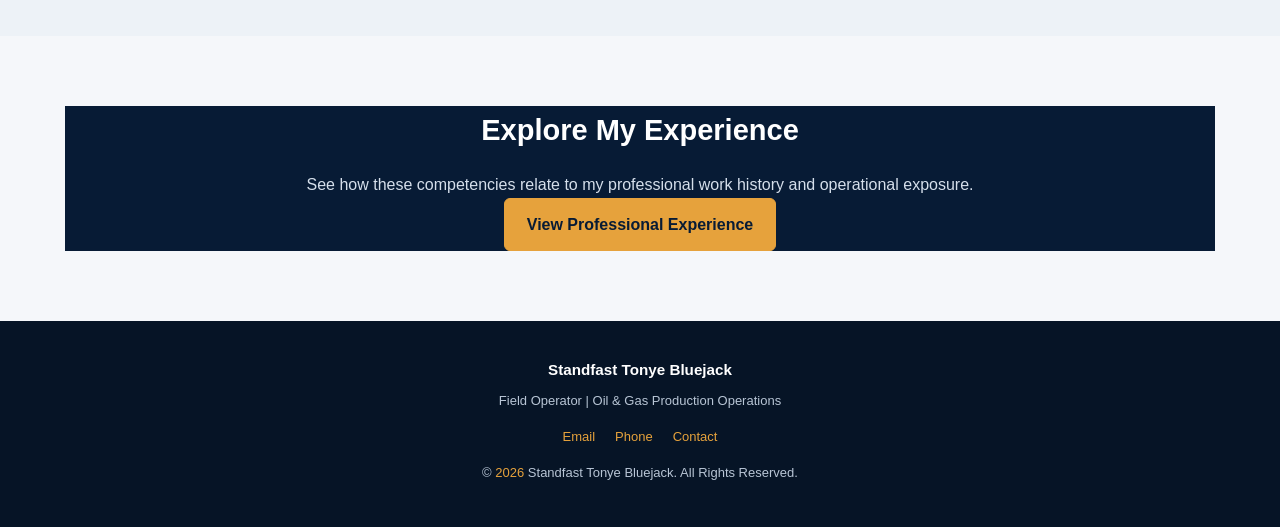
<file: pages/competencies.html>
<!DOCTYPE html>
<html lang="en"><head><meta charset="UTF-8"><meta name="viewport" content="width=device-width, initial-scale=1.0">
<meta name="description" content="Technical competencies of Standfast Tonye Bluejack, Oil and Gas Field Operator."><title>Technical Competencies | Standfast Tonye Bluejack</title>
<link rel="stylesheet" href="../assets/styles/main.css"></head><body>
<header><div class="container navbar"><a class="logo" href="../index.html">STANDFAST<span>.</span></a><button class="menu-toggle" aria-label="Toggle navigation" aria-expanded="false">☰</button><nav class="nav-links"><a href="../index.html">Home</a><a href="about.html">About</a><a href="experience.html">Experience</a><a href="competencies.html">Competencies</a><a href="equipment.html">Equipment</a><a href="projects.html">Projects</a><a href="certifications.html">Training</a><a href="education.html">Education</a><a href="articles.html">Articles</a><a href="contact.html">Contact</a></nav></div></header>
<section class="page-hero"><div class="container"><div class="eyebrow">Professional capability</div><h1>Technical Competencies</h1><p>Operational and technical capabilities developed through field operations and industrial project experience.</p></div></section>
<section><div class="container"><div class="competencies-grid">
<div class="competency-card"><div class="competency-icon">⚙️</div><h3>Production Operations</h3><ul><li>Production monitoring and optimisation support</li><li>S&W testing and operational quality checks</li><li>Field readings and production condition monitoring</li><li>Abnormal condition identification and reporting</li></ul></div>
<div class="competency-card"><div class="competency-icon">🏭</div><h3>Process Operations</h3><ul><li>Process parameter monitoring and adjustment</li><li>Process Plant Black Start support</li><li>Open and Closed Drain System PMR activities</li><li>Process condition monitoring</li></ul></div>
<div class="competency-card"><div class="competency-icon">🔧</div><h3>Equipment Operations</h3><ul><li>Authorised isolation and de-isolation support</li><li>Siemens Compression Packages</li><li>Solar Generator Systems</li><li>Equipment condition monitoring</li></ul></div>
<div class="competency-card"><div class="competency-icon">🛠️</div><h3>Troubleshooting</h3><ul><li>Operational issue identification</li><li>Equipment malfunction response</li><li>Abnormal situation escalation</li><li>Coordination of corrective actions</li></ul></div>
<div class="competency-card"><div class="competency-icon">🦺</div><h3>HSE & Safe Work</h3><ul><li>Site HSE compliance and safe work practices</li><li>Permit to Work process awareness</li><li>Emergency response participation</li><li>Gas testing and radiation safety awareness as listed in CV</li></ul></div>
<div class="competency-card"><div class="competency-icon">📋</div><h3>Reporting & Collaboration</h3><ul><li>Operating records and shift reports</li><li>Shift handover communication</li><li>Field, control room and maintenance coordination</li><li>Technical documentation</li></ul></div>
</div></div></section>
<section style="background:#edf2f7"><div class="container"><div class="section-heading"><h2>Professional Attributes</h2><p>How I approach day-to-day operational responsibilities</p></div><div class="attributes-grid"><div class="attribute-card"><h3>Safety-focused</h3><p>Committed to following site procedures and safe work requirements.</p></div><div class="attribute-card"><h3>Team-oriented</h3><p>Works collaboratively with field, control room and maintenance personnel.</p></div><div class="attribute-card"><h3>Detail-conscious</h3><p>Values accurate readings, clear reporting and effective shift handovers.</p></div></div></div></section>
<section><div class="container objective"><h2>Explore My Experience</h2><p>See how these competencies relate to my professional work history and operational exposure.</p><a class="btn" href="experience.html">View Professional Experience</a></div></section>
<footer><div class="container"><h3>Standfast Tonye Bluejack</h3><p>Field Operator | Oil &amp; Gas Production Operations</p><div class="footer-links"><a href="mailto:bluejackstandfast@gmail.com">Email</a><a href="tel:+2348067389156">Phone</a><a href="contact.html">Contact</a></div><p>© <span class="current-year"></span> Standfast Tonye Bluejack. All Rights Reserved.</p></div></footer>
<script src="../assets/scripts/main.js" defer></script></body></html>
</file>
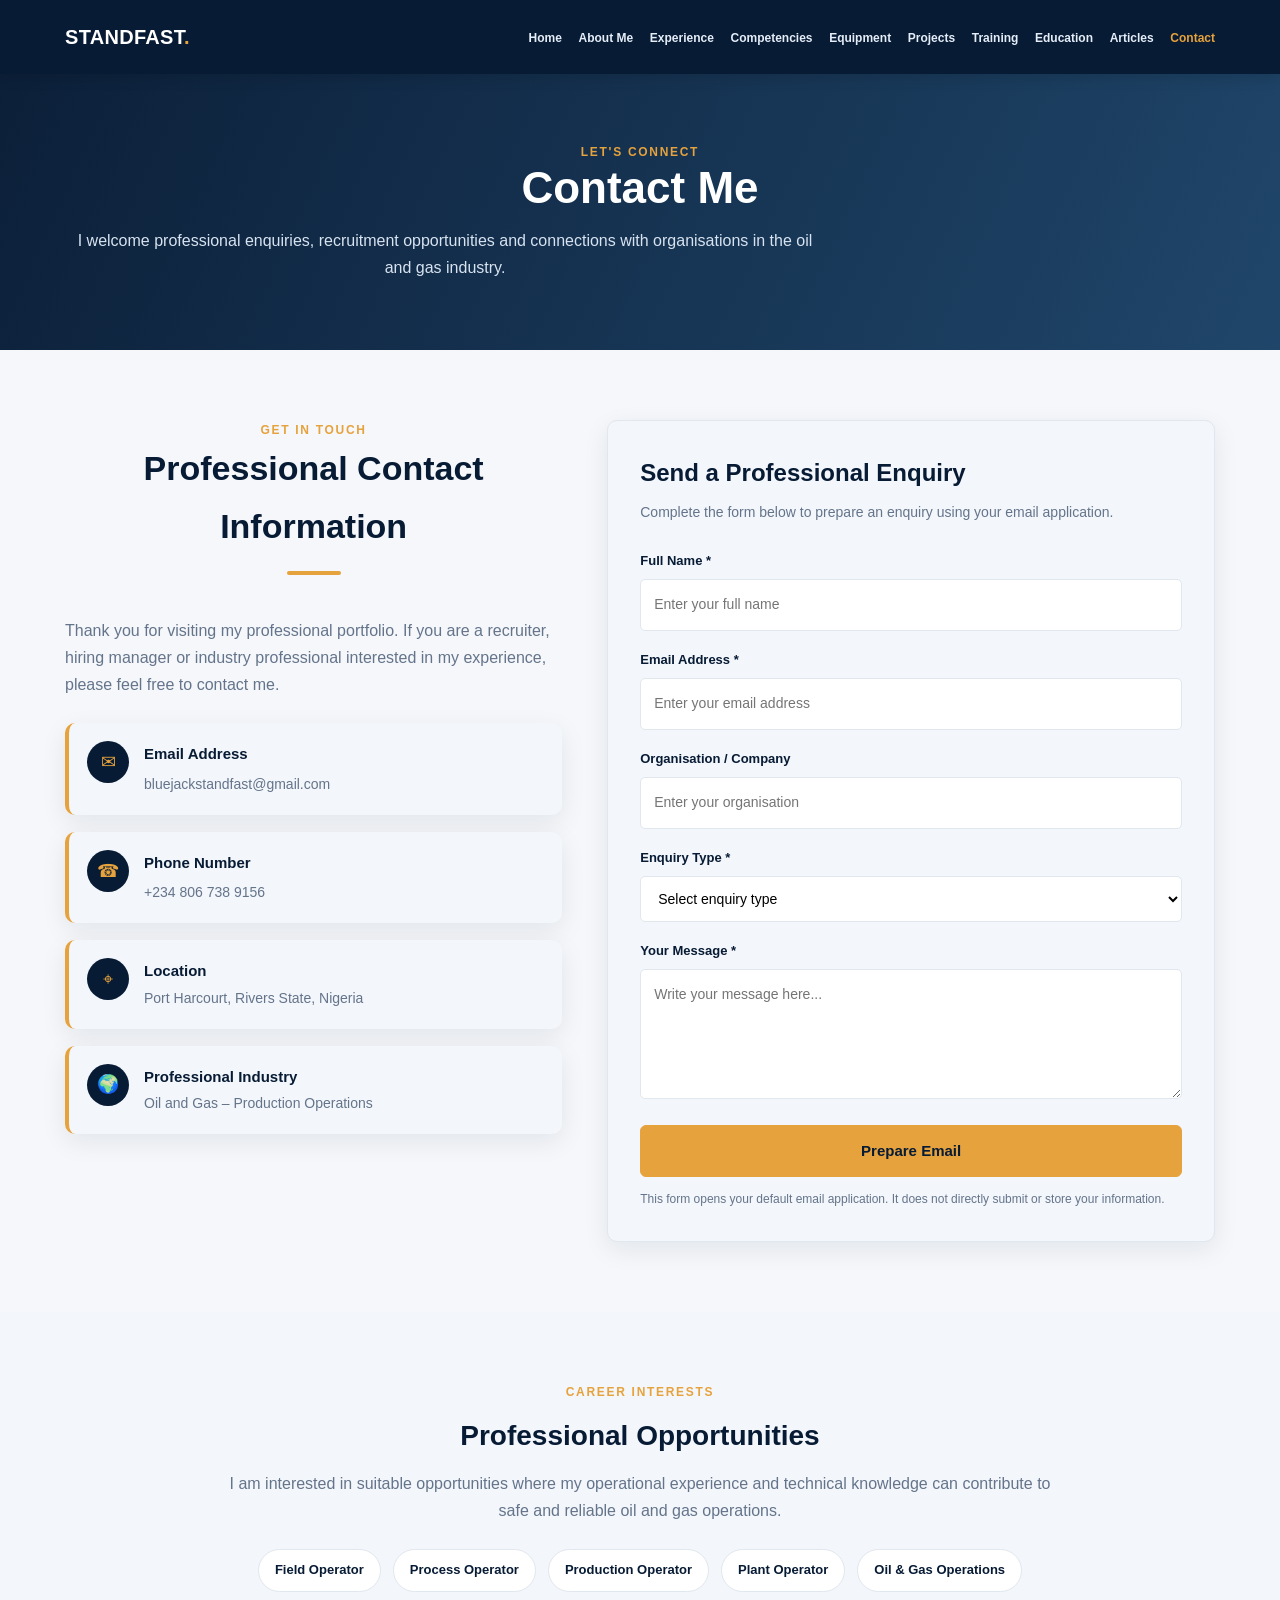
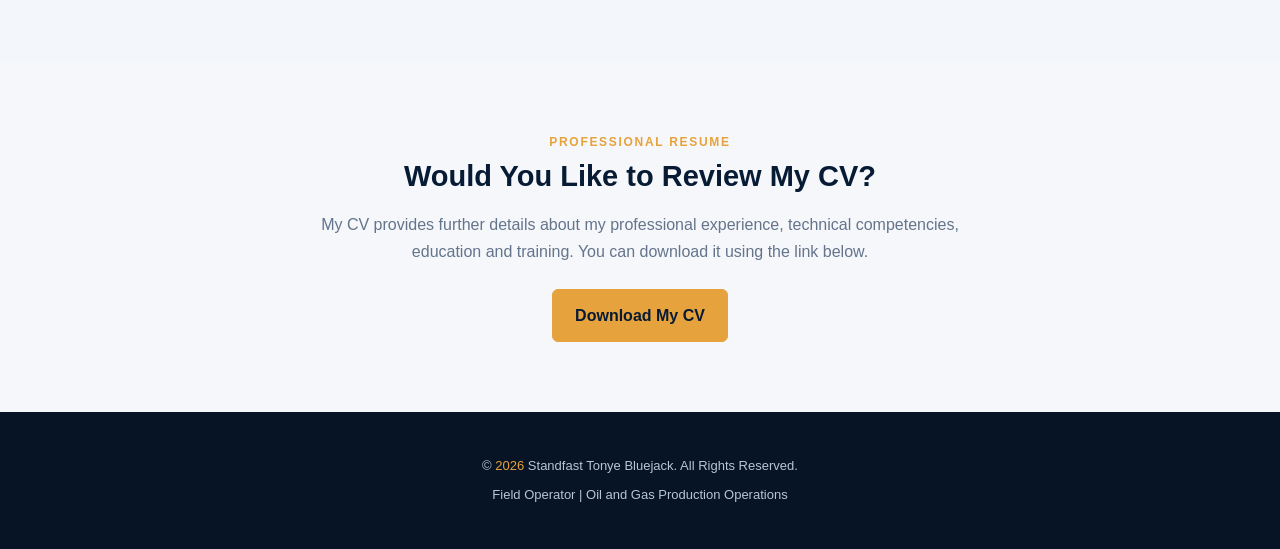
<file: pages/contact.html>
<!DOCTYPE html>
<html lang="en">
<head>
    <meta charset="UTF-8">
    <meta name="viewport" content="width=device-width, initial-scale=1.0">

    <meta name="description" content="Contact Standfast Tonye Bluejack, an experienced Oil and Gas Field Operator, for professional and international career opportunities.">

    <title>Contact Me | Standfast Tonye Bluejack</title>

    <style>
        :root {
            --navy: #0b1f35;
            --navy-light: #173653;
            --amber: #f2a900;
            --white: #ffffff;
            --light: #f3f6f9;
            --grey: #64748b;
            --dark: #263445;
            --border: #e1e7ee;
        }

        * {
            margin: 0;
            padding: 0;
            box-sizing: border-box;
        }

        html {
            scroll-behavior: smooth;
        }

        body {
            font-family: Arial, Helvetica, sans-serif;
            line-height: 1.7;
            color: var(--dark);
            background: var(--white);
        }

        a {
            text-decoration: none;
            color: inherit;
        }

        .container {
            width: 90%;
            max-width: 1150px;
            margin: auto;
        }

        /* Navigation */
        header {
            background: var(--navy);
            color: var(--white);
            position: sticky;
            top: 0;
            z-index: 1000;
        }

        .navbar {
            min-height: 75px;
            display: flex;
            justify-content: space-between;
            align-items: center;
            gap: 25px;
        }

        .logo {
            font-size: 21px;
            font-weight: bold;
            letter-spacing: 1px;
            white-space: nowrap;
        }

        .logo span {
            color: var(--amber);
        }

        .nav-links {
            display: flex;
            align-items: center;
            gap: 19px;
            list-style: none;
        }

        .nav-links a {
            font-size: 13px;
            color: #e2e8f0;
            transition: 0.3s;
        }

        .nav-links a:hover,
        .nav-links a.active {
            color: var(--amber);
        }

        .menu-toggle {
            display: none;
            border: none;
            background: none;
            color: var(--white);
            font-size: 27px;
            cursor: pointer;
        }

        /* Hero */
        .page-hero {
            background:
                linear-gradient(rgba(11, 31, 53, 0.94), rgba(11, 31, 53, 0.94)),
                linear-gradient(135deg, #173653, #0b1f35);
            color: var(--white);
            padding: 85px 0;
            text-align: center;
        }

        .eyebrow {
            color: #b77d00;
            font-size: 12px;
            font-weight: bold;
            text-transform: uppercase;
            letter-spacing: 2px;
        }

        .page-hero .eyebrow {
            color: var(--amber);
        }

        .page-hero h1 {
            font-size: 42px;
            margin: 12px 0;
        }

        .page-hero p {
            max-width: 730px;
            margin: auto;
            color: #d5dfeb;
            font-size: 16px;
        }

        section {
            padding: 75px 0;
        }

        .section-heading {
            margin-bottom: 30px;
        }

        .section-heading h2 {
            color: var(--navy);
            font-size: 29px;
            margin-top: 5px;
        }

        .section-heading p {
            color: var(--grey);
            margin-top: 8px;
        }

        /* Contact layout */
        .contact-layout {
            display: grid;
            grid-template-columns: 0.9fr 1.1fr;
            gap: 45px;
            align-items: start;
        }

        .contact-intro {
            color: var(--grey);
            margin-bottom: 25px;
        }

        .contact-details {
            display: flex;
            flex-direction: column;
            gap: 17px;
        }

        .contact-item {
            display: flex;
            align-items: flex-start;
            gap: 15px;
            padding: 18px;
            background: var(--light);
            border-radius: 8px;
            border-left: 4px solid var(--amber);
        }

        .contact-icon {
            width: 42px;
            height: 42px;
            flex-shrink: 0;
            display: flex;
            align-items: center;
            justify-content: center;
            background: var(--navy);
            color: var(--amber);
            border-radius: 50%;
            font-size: 18px;
        }

        .contact-item h3 {
            color: var(--navy);
            font-size: 15px;
            margin-bottom: 3px;
        }

        .contact-item p,
        .contact-item a {
            color: var(--grey);
            font-size: 14px;
            overflow-wrap: anywhere;
        }

        .contact-item a:hover {
            color: #b77d00;
        }

        /* Contact form */
        .contact-form {
            background: var(--light);
            padding: 32px;
            border-radius: 10px;
            border: 1px solid var(--border);
        }

        .contact-form h2 {
            color: var(--navy);
            font-size: 24px;
            margin-bottom: 8px;
        }

        .contact-form > p {
            color: var(--grey);
            font-size: 14px;
            margin-bottom: 25px;
        }

        .form-group {
            margin-bottom: 18px;
        }

        .form-group label {
            display: block;
            color: var(--navy);
            font-size: 13px;
            font-weight: bold;
            margin-bottom: 7px;
        }

        .form-group input,
        .form-group select,
        .form-group textarea {
            width: 100%;
            padding: 13px;
            border: 1px solid var(--border);
            border-radius: 5px;
            font-family: inherit;
            font-size: 14px;
            outline: none;
            background: var(--white);
        }

        .form-group input:focus,
        .form-group select:focus,
        .form-group textarea:focus {
            border-color: var(--amber);
        }

        .form-group textarea {
            resize: vertical;
            min-height: 130px;
        }

        .submit-button {
            width: 100%;
            border: none;
            padding: 14px;
            background: var(--amber);
            color: var(--navy);
            border-radius: 5px;
            font-size: 15px;
            font-weight: bold;
            cursor: pointer;
            transition: 0.3s;
        }

        .submit-button:hover {
            background: #ffc233;
        }

        .form-note {
            font-size: 12px;
            color: var(--grey);
            margin-top: 12px;
        }

        /* Availability */
        .availability {
            background: var(--light);
        }

        .availability-content {
            max-width: 850px;
            margin: auto;
            text-align: center;
        }

        .availability-content h2 {
            color: var(--navy);
            font-size: 28px;
            margin: 10px 0;
        }

        .availability-content p {
            color: var(--grey);
        }

        .availability-tags {
            display: flex;
            justify-content: center;
            flex-wrap: wrap;
            gap: 12px;
            margin-top: 25px;
        }

        .availability-tags span {
            background: var(--white);
            color: var(--navy);
            border: 1px solid var(--border);
            padding: 9px 16px;
            border-radius: 25px;
            font-size: 13px;
            font-weight: bold;
        }

        /* CV section */
        .cv-section {
            text-align: center;
        }

        .cv-section h2 {
            color: var(--navy);
            font-size: 29px;
            margin-bottom: 10px;
        }

        .cv-section p {
            max-width: 700px;
            margin: auto;
            color: var(--grey);
        }

        .button {
            display: inline-block;
            margin-top: 23px;
            padding: 13px 25px;
            background: var(--amber);
            color: var(--navy);
            border-radius: 5px;
            font-weight: bold;
            transition: 0.3s;
        }

        .button:hover {
            background: #ffc233;
            transform: translateY(-2px);
        }

        /* Footer */
        footer {
            background: #071626;
            color: #cbd5e1;
            text-align: center;
            padding: 25px 0;
            font-size: 13px;
        }

        footer span {
            color: var(--amber);
        }

        /* Mobile */
        @media (max-width: 900px) {
            .nav-links {
                gap: 11px;
            }

            .nav-links a {
                font-size: 11px;
            }
        }

        @media (max-width: 760px) {
            .menu-toggle {
                display: block;
            }

            .nav-links {
                display: none;
                position: absolute;
                top: 75px;
                left: 0;
                width: 100%;
                background: var(--navy);
                padding: 20px 5%;
                flex-direction: column;
                align-items: flex-start;
                gap: 15px;
            }

            .nav-links.show {
                display: flex;
            }

            .nav-links a {
                font-size: 14px;
            }

            .page-hero {
                padding: 65px 0;
            }

            .page-hero h1 {
                font-size: 32px;
            }

            .contact-layout {
                grid-template-columns: 1fr;
            }

            .contact-form {
                padding: 23px;
            }

            section {
                padding: 55px 0;
            }
        }
    </style>
    <link rel="stylesheet" href="../assets/styles/main.css">
    </head>

<body>

    <!-- Navigation -->
    <header>
        <div class="container navbar">

            <a href="../index.html" class="logo">
                STANDFAST<span>.</span>
            </a>

            <button class="menu-toggle" id="menuToggle"
                aria-label="Open navigation menu"
                aria-expanded="false">
                ☰
            </button>

            <ul class="nav-links" id="navLinks">
                <li><a href="../index.html">Home</a></li>
                <li><a href="about.html">About Me</a></li>
                <li><a href="experience.html">Experience</a></li>
                <li><a href="competencies.html">Competencies</a></li>
                <li><a href="equipment.html">Equipment</a></li>
                <li><a href="projects.html">Projects</a></li>
                <li><a href="certifications.html">Training</a></li>
                <li><a href="education.html">Education</a></li>
                <li><a href="articles.html">Articles</a></li>
                <li><a href="contact.html" class="active">Contact</a></li>
            </ul>

        </div>
    </header>

    <!-- Hero -->
    <section class="page-hero">
        <div class="container">

            <div class="eyebrow">Let's Connect</div>

            <h1>Contact Me</h1>

            <p>
                I welcome professional enquiries, recruitment opportunities
                and connections with organisations in the oil and gas industry.
            </p>

        </div>
    </section>

    <!-- Contact Details and Form -->
    <section>
        <div class="container contact-layout">

            <!-- Contact Information -->
            <div>

                <div class="section-heading">
                    <div class="eyebrow">Get in Touch</div>
                    <h2>Professional Contact Information</h2>
                </div>

                <p class="contact-intro">
                    Thank you for visiting my professional portfolio.
                    If you are a recruiter, hiring manager or industry
                    professional interested in my experience, please
                    feel free to contact me.
                </p>

                <div class="contact-details">

                    <div class="contact-item">
                        <div class="contact-icon">✉</div>

                        <div>
                            <h3>Email Address</h3>
                            <a href="mailto:bluejackstandfast@gmail.com">
                                bluejackstandfast@gmail.com
                            </a>
                        </div>
                    </div>

                    <div class="contact-item">
                        <div class="contact-icon">☎</div>

                        <div>
                            <h3>Phone Number</h3>
                            <a href="tel:+2348067389156">
                                +234 806 738 9156
                            </a>
                        </div>
                    </div>

                    <div class="contact-item">
                        <div class="contact-icon">⌖</div>

                        <div>
                            <h3>Location</h3>
                            <p>Port Harcourt, Rivers State, Nigeria</p>
                        </div>
                    </div>

                    <div class="contact-item">
                        <div class="contact-icon">🌍</div>

                        <div>
                            <h3>Professional Industry</h3>
                            <p>Oil and Gas – Production Operations</p>
                        </div>
                    </div>

                </div>

            </div>

            <!-- Enquiry Form -->
            <div class="contact-form">

                <h2>Send a Professional Enquiry</h2>

                <p>
                    Complete the form below to prepare an enquiry
                    using your email application.
                </p>

                <form id="contact-form">

                    <div class="form-group">
                        <label for="name">Full Name *</label>
                        <input
                            type="text"
                            id="name"
                            name="name"
                            placeholder="Enter your full name"
                            required>
                    </div>

                    <div class="form-group">
                        <label for="email">Email Address *</label>
                        <input
                            type="email"
                            id="email"
                            name="email"
                            placeholder="Enter your email address"
                            required>
                    </div>

                    <div class="form-group">
                        <label for="organisation">Organisation / Company</label>
                        <input
                            type="text"
                            id="organisation"
                            name="organisation"
                            placeholder="Enter your organisation">
                    </div>

                    <div class="form-group">
                        <label for="subject">Enquiry Type *</label>

                        <select id="enquiry-type" name="subject" required>
                            <option value="">Select enquiry type</option>
                            <option value="Field Operator Opportunity">
                                Field Operator Opportunity
                            </option>
                            <option value="Process Operator Opportunity">
                                Process Operator Opportunity
                            </option>
                            <option value="Oil and Gas Recruitment">
                                Oil and Gas Recruitment
                            </option>
                            <option value="Professional Networking">
                                Professional Networking
                            </option>
                            <option value="Other Professional Enquiry">
                                Other Professional Enquiry
                            </option>
                        </select>
                    </div>

                    <div class="form-group">
                        <label for="message">Your Message *</label>
                        <textarea
                            id="message"
                            name="message"
                            placeholder="Write your message here..."
                            required></textarea>
                    </div>

                    <button type="submit" class="submit-button">
                        Prepare Email
                    </button>

                    <p class="form-note">
                        This form opens your default email application.
                        It does not directly submit or store your information.
                    </p>

                </form>

            </div>

        </div>
    </section>

    <!-- Career Interests -->
    <section class="availability">
        <div class="container availability-content">

            <div class="eyebrow">Career Interests</div>

            <h2>Professional Opportunities</h2>

            <p>
                I am interested in suitable opportunities where my
                operational experience and technical knowledge can
                contribute to safe and reliable oil and gas operations.
            </p>

            <div class="availability-tags">
                <span>Field Operator</span>
                <span>Process Operator</span>
                <span>Production Operator</span>
                <span>Plant Operator</span>
                <span>Oil & Gas Operations</span>
            </div>

        </div>
    </section>

    <!-- CV Download -->
    <section class="cv-section">
        <div class="container">

            <div class="eyebrow">Professional Resume</div>

            <h2>Would You Like to Review My CV?</h2>

            <p>
                My CV provides further details about my professional
                experience, technical competencies, education and training.
                You can download it using the link below.
            </p>

            <a href="../documents/Professional-CV.pdf"
               class="button"
               download>
                Download My CV
            </a>

        </div>
    </section>

    <!-- Footer -->
    <footer>
        <div class="container">

            <p>
                &copy; <span id="year"></span>
                Standfast Tonye Bluejack. All Rights Reserved.
            </p>

            <p>Field Operator | Oil and Gas Production Operations</p>

        </div>
    </footer>
    <script src="../assets/scripts/main.js" defer></script>
</body>
</html>
</file>
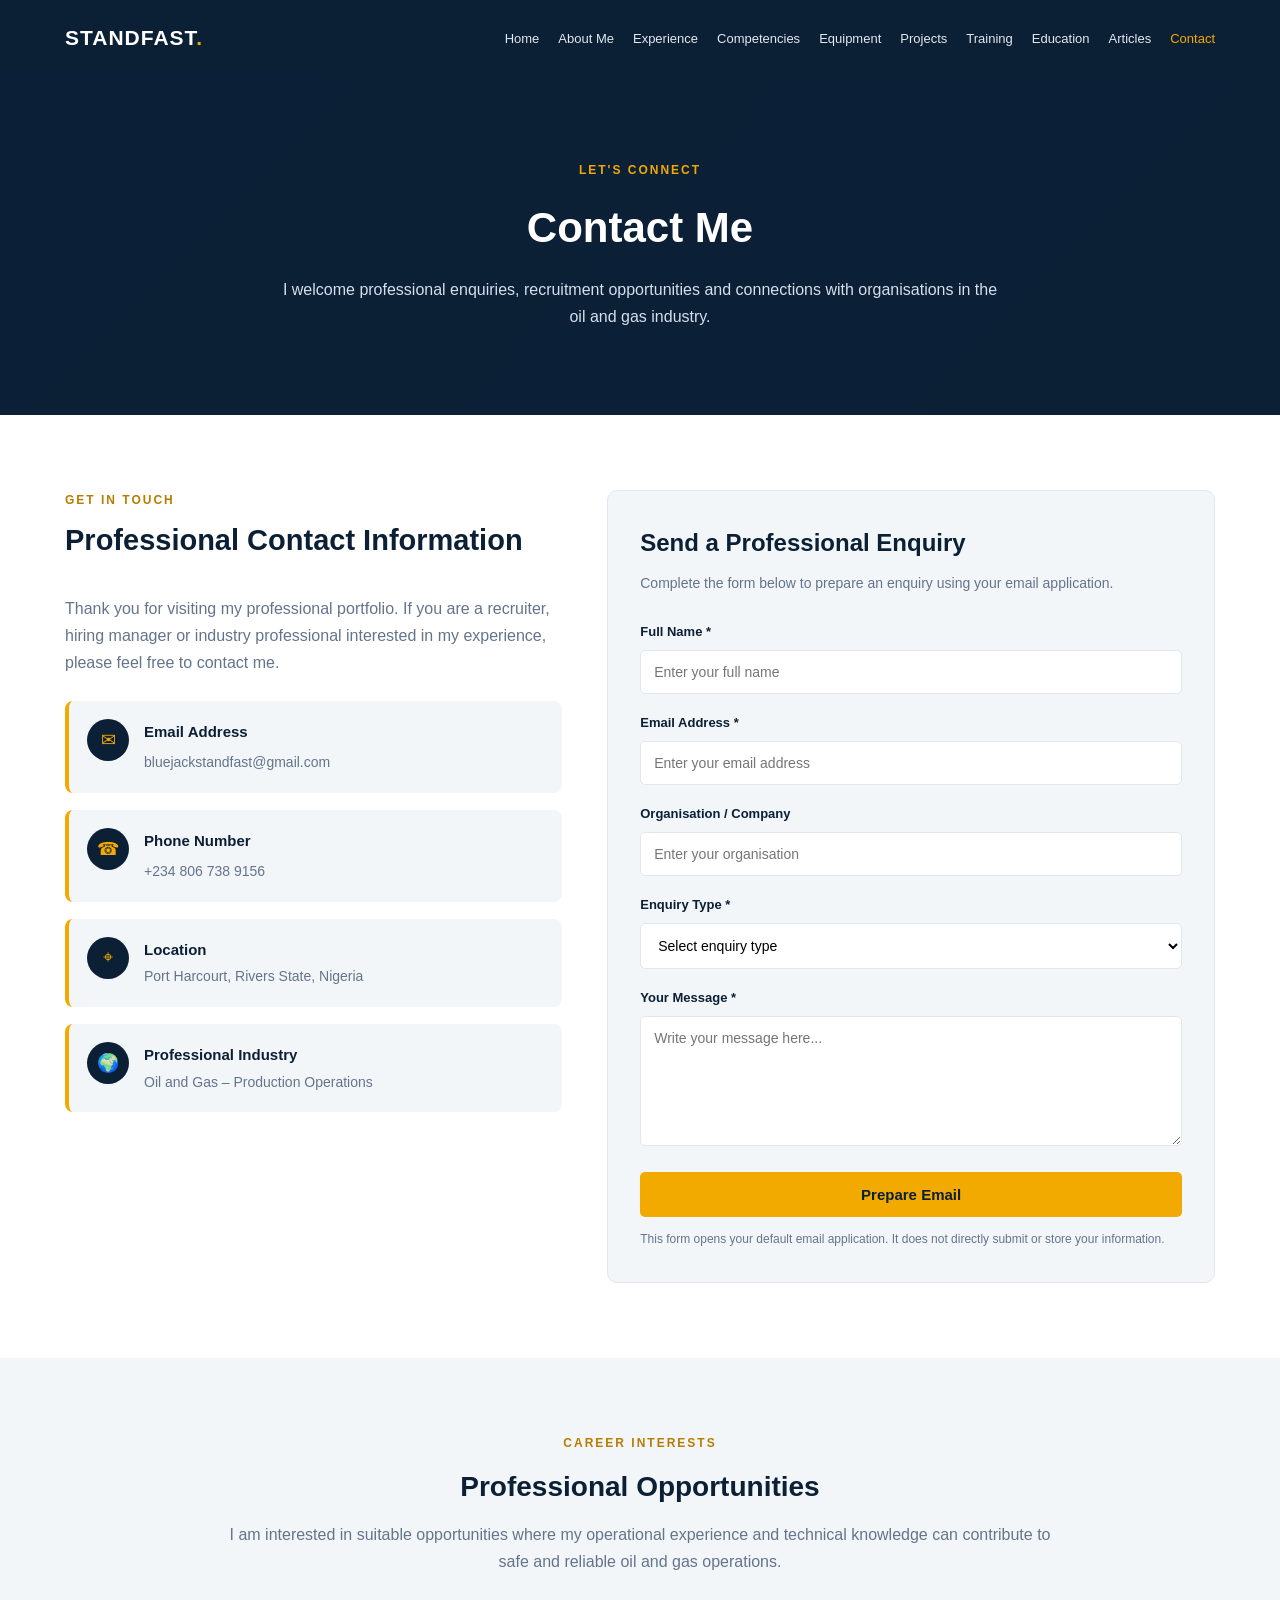
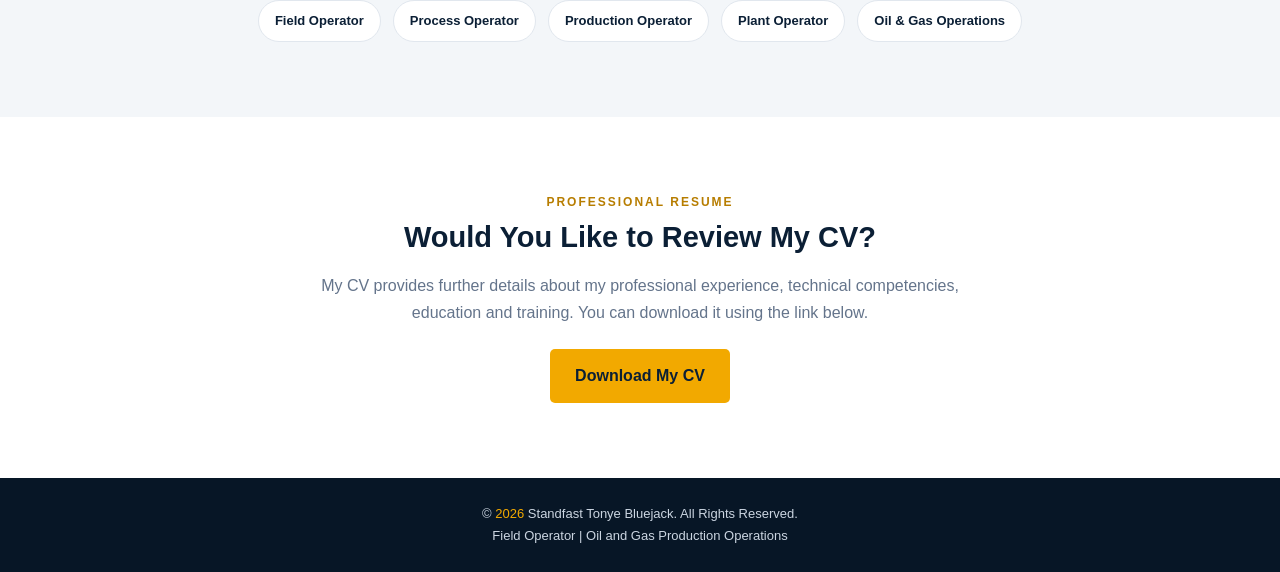
<file: Pages/Contact.html>
<!DOCTYPE html>
<html lang="en">
<head>
    <meta charset="UTF-8">
    <meta name="viewport" content="width=device-width, initial-scale=1.0">

    <meta name="description" content="Contact Standfast Tonye Bluejack, an experienced Oil and Gas Field Operator, for professional and international career opportunities.">

    <title>Contact Me | Standfast Tonye Bluejack</title>

    <style>
        :root {
            --navy: #0b1f35;
            --navy-light: #173653;
            --amber: #f2a900;
            --white: #ffffff;
            --light: #f3f6f9;
            --grey: #64748b;
            --dark: #263445;
            --border: #e1e7ee;
        }

        * {
            margin: 0;
            padding: 0;
            box-sizing: border-box;
        }

        html {
            scroll-behavior: smooth;
        }

        body {
            font-family: Arial, Helvetica, sans-serif;
            line-height: 1.7;
            color: var(--dark);
            background: var(--white);
        }

        a {
            text-decoration: none;
            color: inherit;
        }

        .container {
            width: 90%;
            max-width: 1150px;
            margin: auto;
        }

        /* Navigation */
        header {
            background: var(--navy);
            color: var(--white);
            position: sticky;
            top: 0;
            z-index: 1000;
        }

        .navbar {
            min-height: 75px;
            display: flex;
            justify-content: space-between;
            align-items: center;
            gap: 25px;
        }

        .logo {
            font-size: 21px;
            font-weight: bold;
            letter-spacing: 1px;
            white-space: nowrap;
        }

        .logo span {
            color: var(--amber);
        }

        .nav-links {
            display: flex;
            align-items: center;
            gap: 19px;
            list-style: none;
        }

        .nav-links a {
            font-size: 13px;
            color: #e2e8f0;
            transition: 0.3s;
        }

        .nav-links a:hover,
        .nav-links a.active {
            color: var(--amber);
        }

        .menu-toggle {
            display: none;
            border: none;
            background: none;
            color: var(--white);
            font-size: 27px;
            cursor: pointer;
        }

        /* Hero */
        .page-hero {
            background:
                linear-gradient(rgba(11, 31, 53, 0.94), rgba(11, 31, 53, 0.94)),
                linear-gradient(135deg, #173653, #0b1f35);
            color: var(--white);
            padding: 85px 0;
            text-align: center;
        }

        .eyebrow {
            color: #b77d00;
            font-size: 12px;
            font-weight: bold;
            text-transform: uppercase;
            letter-spacing: 2px;
        }

        .page-hero .eyebrow {
            color: var(--amber);
        }

        .page-hero h1 {
            font-size: 42px;
            margin: 12px 0;
        }

        .page-hero p {
            max-width: 730px;
            margin: auto;
            color: #d5dfeb;
            font-size: 16px;
        }

        section {
            padding: 75px 0;
        }

        .section-heading {
            margin-bottom: 30px;
        }

        .section-heading h2 {
            color: var(--navy);
            font-size: 29px;
            margin-top: 5px;
        }

        .section-heading p {
            color: var(--grey);
            margin-top: 8px;
        }

        /* Contact layout */
        .contact-layout {
            display: grid;
            grid-template-columns: 0.9fr 1.1fr;
            gap: 45px;
            align-items: start;
        }

        .contact-intro {
            color: var(--grey);
            margin-bottom: 25px;
        }

        .contact-details {
            display: flex;
            flex-direction: column;
            gap: 17px;
        }

        .contact-item {
            display: flex;
            align-items: flex-start;
            gap: 15px;
            padding: 18px;
            background: var(--light);
            border-radius: 8px;
            border-left: 4px solid var(--amber);
        }

        .contact-icon {
            width: 42px;
            height: 42px;
            flex-shrink: 0;
            display: flex;
            align-items: center;
            justify-content: center;
            background: var(--navy);
            color: var(--amber);
            border-radius: 50%;
            font-size: 18px;
        }

        .contact-item h3 {
            color: var(--navy);
            font-size: 15px;
            margin-bottom: 3px;
        }

        .contact-item p,
        .contact-item a {
            color: var(--grey);
            font-size: 14px;
            overflow-wrap: anywhere;
        }

        .contact-item a:hover {
            color: #b77d00;
        }

        /* Contact form */
        .contact-form {
            background: var(--light);
            padding: 32px;
            border-radius: 10px;
            border: 1px solid var(--border);
        }

        .contact-form h2 {
            color: var(--navy);
            font-size: 24px;
            margin-bottom: 8px;
        }

        .contact-form > p {
            color: var(--grey);
            font-size: 14px;
            margin-bottom: 25px;
        }

        .form-group {
            margin-bottom: 18px;
        }

        .form-group label {
            display: block;
            color: var(--navy);
            font-size: 13px;
            font-weight: bold;
            margin-bottom: 7px;
        }

        .form-group input,
        .form-group select,
        .form-group textarea {
            width: 100%;
            padding: 13px;
            border: 1px solid var(--border);
            border-radius: 5px;
            font-family: inherit;
            font-size: 14px;
            outline: none;
            background: var(--white);
        }

        .form-group input:focus,
        .form-group select:focus,
        .form-group textarea:focus {
            border-color: var(--amber);
        }

        .form-group textarea {
            resize: vertical;
            min-height: 130px;
        }

        .submit-button {
            width: 100%;
            border: none;
            padding: 14px;
            background: var(--amber);
            color: var(--navy);
            border-radius: 5px;
            font-size: 15px;
            font-weight: bold;
            cursor: pointer;
            transition: 0.3s;
        }

        .submit-button:hover {
            background: #ffc233;
        }

        .form-note {
            font-size: 12px;
            color: var(--grey);
            margin-top: 12px;
        }

        /* Availability */
        .availability {
            background: var(--light);
        }

        .availability-content {
            max-width: 850px;
            margin: auto;
            text-align: center;
        }

        .availability-content h2 {
            color: var(--navy);
            font-size: 28px;
            margin: 10px 0;
        }

        .availability-content p {
            color: var(--grey);
        }

        .availability-tags {
            display: flex;
            justify-content: center;
            flex-wrap: wrap;
            gap: 12px;
            margin-top: 25px;
        }

        .availability-tags span {
            background: var(--white);
            color: var(--navy);
            border: 1px solid var(--border);
            padding: 9px 16px;
            border-radius: 25px;
            font-size: 13px;
            font-weight: bold;
        }

        /* CV section */
        .cv-section {
            text-align: center;
        }

        .cv-section h2 {
            color: var(--navy);
            font-size: 29px;
            margin-bottom: 10px;
        }

        .cv-section p {
            max-width: 700px;
            margin: auto;
            color: var(--grey);
        }

        .button {
            display: inline-block;
            margin-top: 23px;
            padding: 13px 25px;
            background: var(--amber);
            color: var(--navy);
            border-radius: 5px;
            font-weight: bold;
            transition: 0.3s;
        }

        .button:hover {
            background: #ffc233;
            transform: translateY(-2px);
        }

        /* Footer */
        footer {
            background: #071626;
            color: #cbd5e1;
            text-align: center;
            padding: 25px 0;
            font-size: 13px;
        }

        footer span {
            color: var(--amber);
        }

        /* Mobile */
        @media (max-width: 900px) {
            .nav-links {
                gap: 11px;
            }

            .nav-links a {
                font-size: 11px;
            }
        }

        @media (max-width: 760px) {
            .menu-toggle {
                display: block;
            }

            .nav-links {
                display: none;
                position: absolute;
                top: 75px;
                left: 0;
                width: 100%;
                background: var(--navy);
                padding: 20px 5%;
                flex-direction: column;
                align-items: flex-start;
                gap: 15px;
            }

            .nav-links.show {
                display: flex;
            }

            .nav-links a {
                font-size: 14px;
            }

            .page-hero {
                padding: 65px 0;
            }

            .page-hero h1 {
                font-size: 32px;
            }

            .contact-layout {
                grid-template-columns: 1fr;
            }

            .contact-form {
                padding: 23px;
            }

            section {
                padding: 55px 0;
            }
        }
    </style>
</head>

<body>

    <!-- Navigation -->
    <header>
        <div class="container navbar">

            <a href="../index.html" class="logo">
                STANDFAST<span>.</span>
            </a>

            <button class="menu-toggle" id="menuToggle"
                aria-label="Open navigation menu"
                aria-expanded="false">
                ☰
            </button>

            <ul class="nav-links" id="navLinks">
                <li><a href="../index.html">Home</a></li>
                <li><a href="about.html">About Me</a></li>
                <li><a href="experience.html">Experience</a></li>
                <li><a href="competencies.html">Competencies</a></li>
                <li><a href="equipment.html">Equipment</a></li>
                <li><a href="projects.html">Projects</a></li>
                <li><a href="certifications.html">Training</a></li>
                <li><a href="education.html">Education</a></li>
                <li><a href="articles.html">Articles</a></li>
                <li><a href="contact.html" class="active">Contact</a></li>
            </ul>

        </div>
    </header>

    <!-- Hero -->
    <section class="page-hero">
        <div class="container">

            <div class="eyebrow">Let's Connect</div>

            <h1>Contact Me</h1>

            <p>
                I welcome professional enquiries, recruitment opportunities
                and connections with organisations in the oil and gas industry.
            </p>

        </div>
    </section>

    <!-- Contact Details and Form -->
    <section>
        <div class="container contact-layout">

            <!-- Contact Information -->
            <div>

                <div class="section-heading">
                    <div class="eyebrow">Get in Touch</div>
                    <h2>Professional Contact Information</h2>
                </div>

                <p class="contact-intro">
                    Thank you for visiting my professional portfolio.
                    If you are a recruiter, hiring manager or industry
                    professional interested in my experience, please
                    feel free to contact me.
                </p>

                <div class="contact-details">

                    <div class="contact-item">
                        <div class="contact-icon">✉</div>

                        <div>
                            <h3>Email Address</h3>
                            <a href="mailto:bluejackstandfast@gmail.com">
                                bluejackstandfast@gmail.com
                            </a>
                        </div>
                    </div>

                    <div class="contact-item">
                        <div class="contact-icon">☎</div>

                        <div>
                            <h3>Phone Number</h3>
                            <a href="tel:+2348067389156">
                                +234 806 738 9156
                            </a>
                        </div>
                    </div>

                    <div class="contact-item">
                        <div class="contact-icon">⌖</div>

                        <div>
                            <h3>Location</h3>
                            <p>Port Harcourt, Rivers State, Nigeria</p>
                        </div>
                    </div>

                    <div class="contact-item">
                        <div class="contact-icon">🌍</div>

                        <div>
                            <h3>Professional Industry</h3>
                            <p>Oil and Gas – Production Operations</p>
                        </div>
                    </div>

                </div>

            </div>

            <!-- Enquiry Form -->
            <div class="contact-form">

                <h2>Send a Professional Enquiry</h2>

                <p>
                    Complete the form below to prepare an enquiry
                    using your email application.
                </p>

                <form id="contactForm">

                    <div class="form-group">
                        <label for="name">Full Name *</label>
                        <input
                            type="text"
                            id="name"
                            name="name"
                            placeholder="Enter your full name"
                            required>
                    </div>

                    <div class="form-group">
                        <label for="email">Email Address *</label>
                        <input
                            type="email"
                            id="email"
                            name="email"
                            placeholder="Enter your email address"
                            required>
                    </div>

                    <div class="form-group">
                        <label for="organisation">Organisation / Company</label>
                        <input
                            type="text"
                            id="organisation"
                            name="organisation"
                            placeholder="Enter your organisation">
                    </div>

                    <div class="form-group">
                        <label for="subject">Enquiry Type *</label>

                        <select id="subject" name="subject" required>
                            <option value="">Select enquiry type</option>
                            <option value="Field Operator Opportunity">
                                Field Operator Opportunity
                            </option>
                            <option value="Process Operator Opportunity">
                                Process Operator Opportunity
                            </option>
                            <option value="Oil and Gas Recruitment">
                                Oil and Gas Recruitment
                            </option>
                            <option value="Professional Networking">
                                Professional Networking
                            </option>
                            <option value="Other Professional Enquiry">
                                Other Professional Enquiry
                            </option>
                        </select>
                    </div>

                    <div class="form-group">
                        <label for="message">Your Message *</label>
                        <textarea
                            id="message"
                            name="message"
                            placeholder="Write your message here..."
                            required></textarea>
                    </div>

                    <button type="submit" class="submit-button">
                        Prepare Email
                    </button>

                    <p class="form-note">
                        This form opens your default email application.
                        It does not directly submit or store your information.
                    </p>

                </form>

            </div>

        </div>
    </section>

    <!-- Career Interests -->
    <section class="availability">
        <div class="container availability-content">

            <div class="eyebrow">Career Interests</div>

            <h2>Professional Opportunities</h2>

            <p>
                I am interested in suitable opportunities where my
                operational experience and technical knowledge can
                contribute to safe and reliable oil and gas operations.
            </p>

            <div class="availability-tags">
                <span>Field Operator</span>
                <span>Process Operator</span>
                <span>Production Operator</span>
                <span>Plant Operator</span>
                <span>Oil & Gas Operations</span>
            </div>

        </div>
    </section>

    <!-- CV Download -->
    <section class="cv-section">
        <div class="container">

            <div class="eyebrow">Professional Resume</div>

            <h2>Would You Like to Review My CV?</h2>

            <p>
                My CV provides further details about my professional
                experience, technical competencies, education and training.
                You can download it using the link below.
            </p>

            <a href="../documents/Professional-CV.pdf"
               class="button"
               download>
                Download My CV
            </a>

        </div>
    </section>

    <!-- Footer -->
    <footer>
        <div class="container">

            <p>
                &copy; <span id="year"></span>
                Standfast Tonye Bluejack. All Rights Reserved.
            </p>

            <p>Field Operator | Oil and Gas Production Operations</p>

        </div>
    </footer>

    <script>
        // Mobile navigation
        const menuToggle = document.getElementById("menuToggle");
        const navLinks = document.getElementById("navLinks");

        menuToggle.addEventListener("click", function () {
            const isOpen = navLinks.classList.toggle("show");

            menuToggle.setAttribute("aria-expanded", isOpen);
            menuToggle.textContent = isOpen ? "✕" : "☰";
        });

        // Automatically update copyright year
        document.getElementById("year").textContent =
            new Date().getFullYear();

        // Contact form: prepare an email
        const contactForm = document.getElementById("contactForm");

        contactForm.addEventListener("submit", function (event) {
            event.preventDefault();

            const name = document.getElementById("name").value.trim();
            const email = document.getElementById("email").value.trim();
            const organisation =
                document.getElementById("organisation").value.trim();
            const subject = document.getElementById("subject").value;
            const message = document.getElementById("message").value.trim();

            const emailSubject = encodeURIComponent(
                subject + " - Portfolio Enquiry"
            );

            const emailBody = encodeURIComponent(
                "Hello Standfast,\n\n" +
                "Name: " + name + "\n" +
                "Email: " + email + "\n" +
                "Organisation: " + (organisation || "Not provided") + "\n\n" +
                "Message:\n" + message
            );

            const mailtoLink =
                "mailto:bluejackstandfast@gmail.com" +
                "?subject=" + emailSubject +
                "&body=" + emailBody;

            window.location.href = mailtoLink;
        });
    </script>

</body>
</html>
</file>
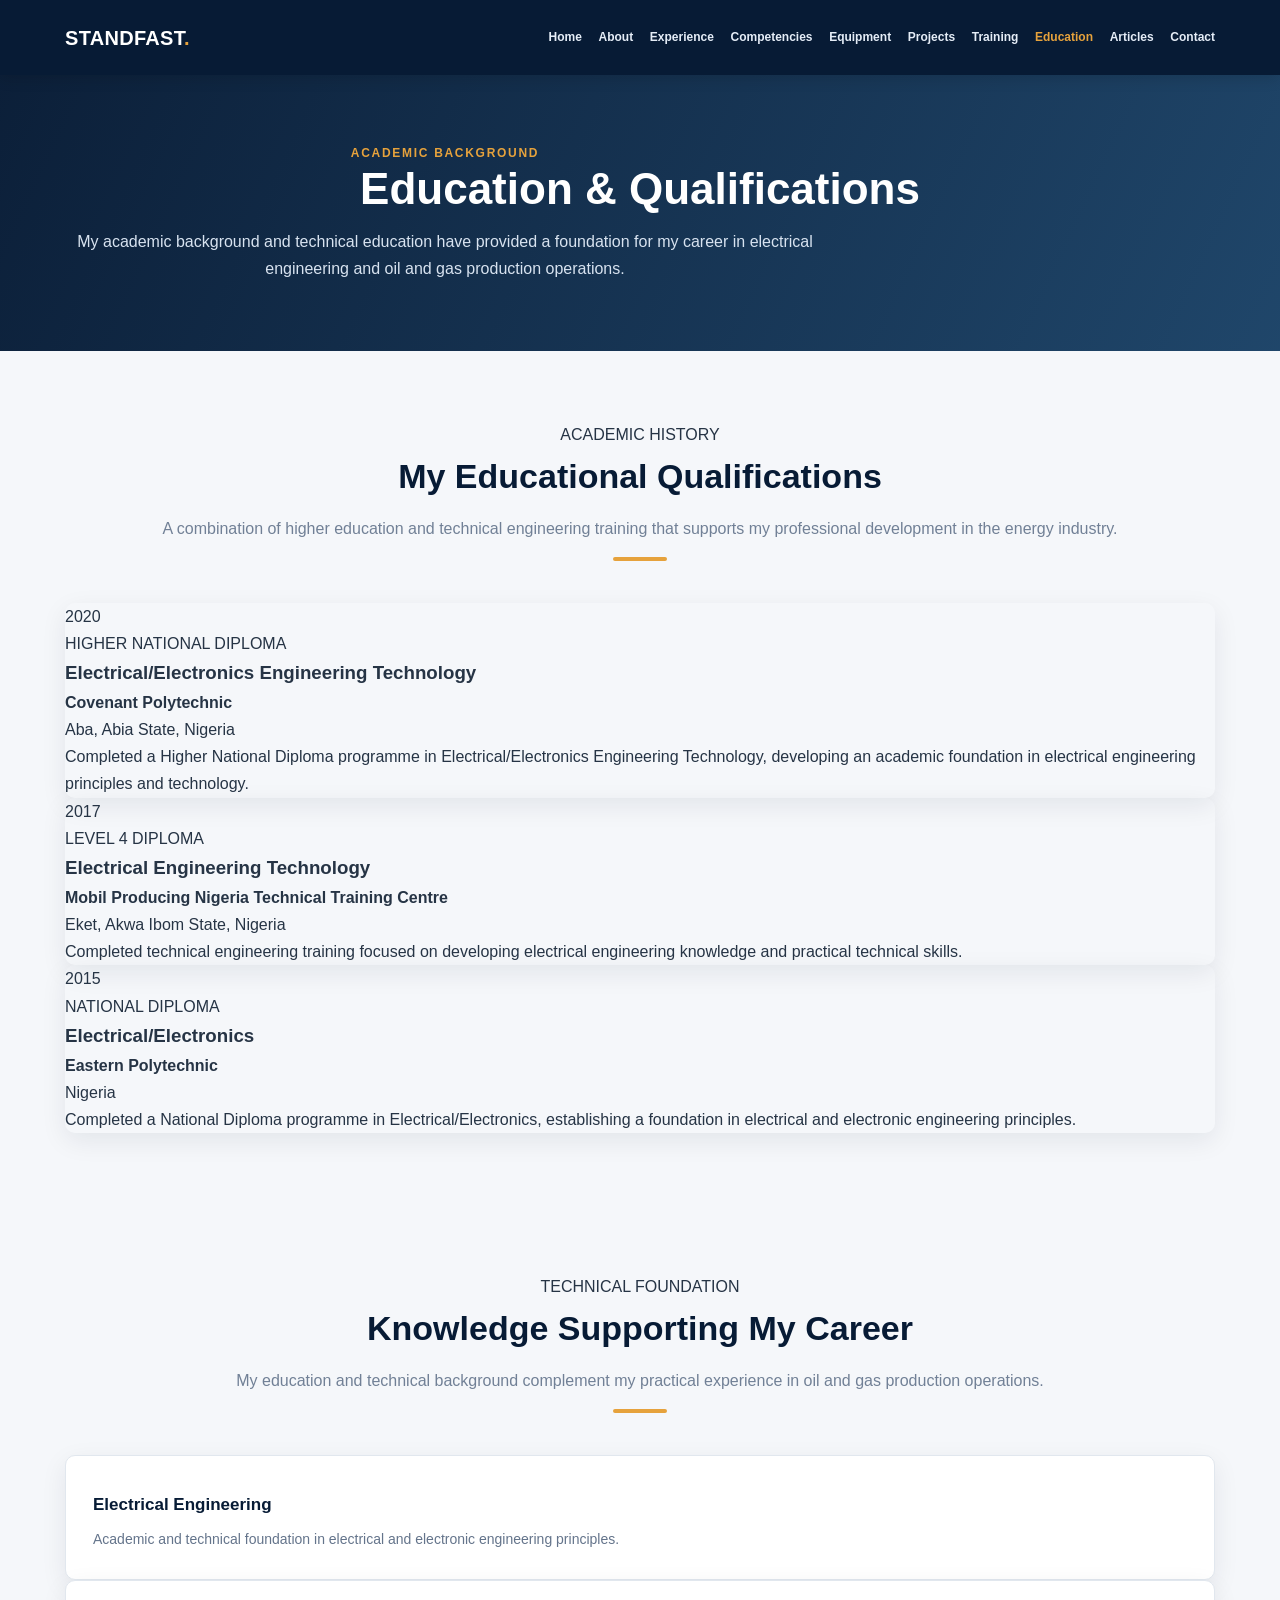
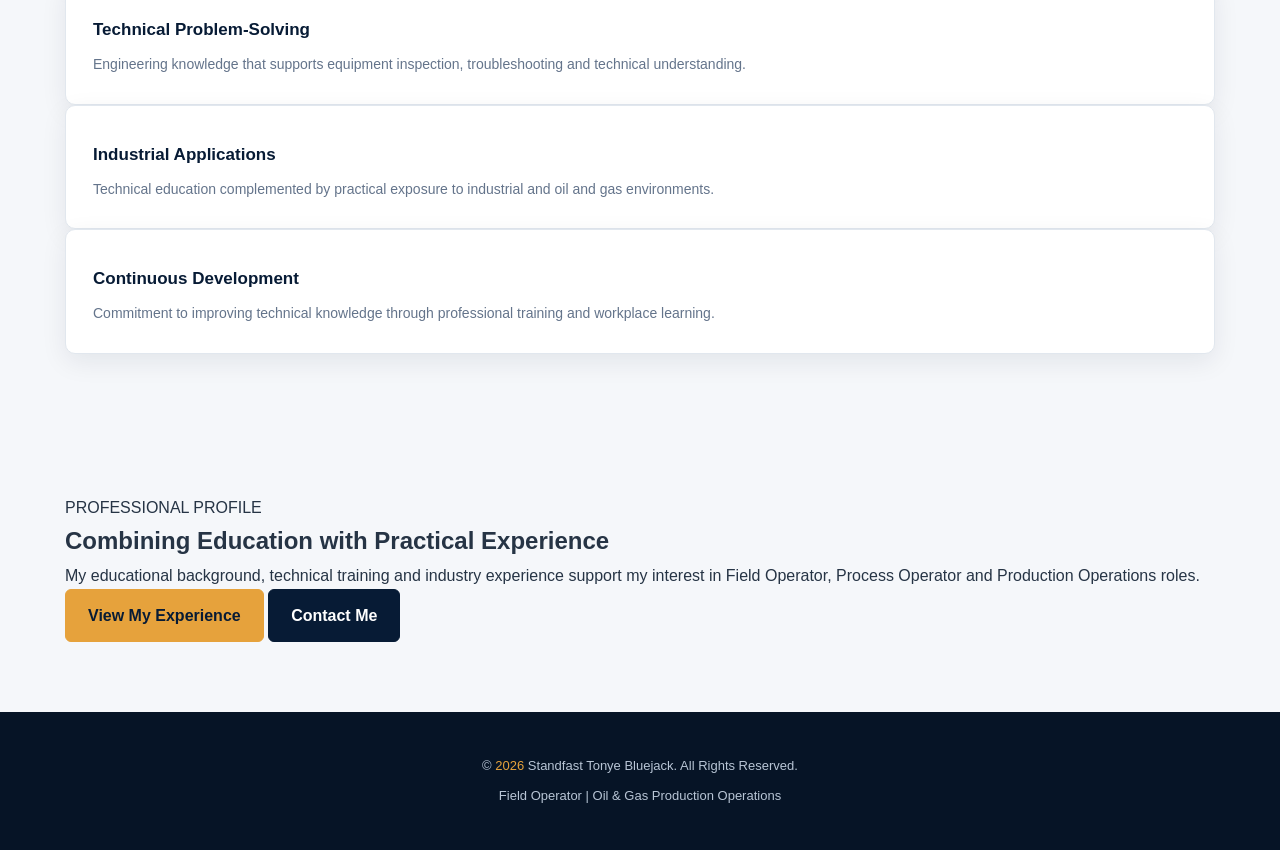
<file: pages/education.html>
<!DOCTYPE html>
<html lang="en">
<head>
    <meta charset="UTF-8">
    <meta name="viewport" content="width=device-width, initial-scale=1.0">

    <meta name="description" content="Academic qualifications and technical education of Standfast Tonye Bluejack, Oil and Gas Field Operator.">

    <title>Education & Qualifications | Standfast Bluejack</title>
    <link rel="stylesheet" href="../assets/styles/main.css">
    </head>

<body>

    <!-- NAVIGATION -->
    <header class="navbar">
        <div class="container nav-container">

            <a href="../index.html" class="logo">
                STANDFAST<span>.</span>
            </a>

            <button class="menu-toggle"
                    aria-label="Open navigation menu"
                    aria-expanded="false">
                ☰
            </button>

            <nav class="nav-links">
                <a href="../index.html">Home</a>
                <a href="about.html">About</a>
                <a href="experience.html">Experience</a>
                <a href="competencies.html">Competencies</a>
                <a href="equipment.html">Equipment</a>
                <a href="projects.html">Projects</a>
                <a href="certifications.html">Training</a>
                <a href="education.html">Education</a>
                <a href="articles.html">Articles</a>
                <a href="contact.html">Contact</a>
            </nav>

        </div>
    </header>


    <!-- PAGE HERO -->
    <section class="page-hero">
        <div class="container">

            <p class="eyebrow">ACADEMIC BACKGROUND</p>

            <h1>Education & Qualifications</h1>

            <p>
                My academic background and technical education
                have provided a foundation for my career in
                electrical engineering and oil and gas
                production operations.
            </p>

        </div>
    </section>


    <!-- EDUCATION SECTION -->
    <section class="section">

        <div class="container">

            <div class="section-heading">

                <span class="section-label">ACADEMIC HISTORY</span>

                <h2>My Educational Qualifications</h2>

                <p>
                    A combination of higher education and
                    technical engineering training that supports
                    my professional development in the energy
                    industry.
                </p>

            </div>


            <div class="education-timeline">


                <!-- HND -->
                <article class="education-card">

                    <div class="education-year">
                        <span>2020</span>
                    </div>

                    <div class="education-content">

                        <span class="education-level">
                            HIGHER NATIONAL DIPLOMA
                        </span>

                        <h3>Electrical/Electronics Engineering Technology</h3>

                        <h4>Covenant Polytechnic</h4>

                        <p class="education-location">
                            Aba, Abia State, Nigeria
                        </p>

                        <p>
                            Completed a Higher National Diploma
                            programme in Electrical/Electronics
                            Engineering Technology, developing
                            an academic foundation in electrical
                            engineering principles and technology.
                        </p>

                    </div>

                </article>


                <!-- LEVEL 4 -->
                <article class="education-card">

                    <div class="education-year">
                        <span>2017</span>
                    </div>

                    <div class="education-content">

                        <span class="education-level">
                            LEVEL 4 DIPLOMA
                        </span>

                        <h3>Electrical Engineering Technology</h3>

                        <h4>Mobil Producing Nigeria Technical Training Centre</h4>

                        <p class="education-location">
                            Eket, Akwa Ibom State, Nigeria
                        </p>

                        <p>
                            Completed technical engineering
                            training focused on developing
                            electrical engineering knowledge
                            and practical technical skills.
                        </p>

                    </div>

                </article>


                <!-- ND -->
                <article class="education-card">

                    <div class="education-year">
                        <span>2015</span>
                    </div>

                    <div class="education-content">

                        <span class="education-level">
                            NATIONAL DIPLOMA
                        </span>

                        <h3>Electrical/Electronics</h3>

                        <h4>Eastern Polytechnic</h4>

                        <p class="education-location">
                            Nigeria
                        </p>

                        <p>
                            Completed a National Diploma
                            programme in Electrical/Electronics,
                            establishing a foundation in
                            electrical and electronic
                            engineering principles.
                        </p>

                    </div>

                </article>

            </div>

        </div>

    </section>


    <!-- TECHNICAL FOUNDATION -->
    <section class="section section-light">

        <div class="container">

            <div class="section-heading">

                <span class="section-label">TECHNICAL FOUNDATION</span>

                <h2>Knowledge Supporting My Career</h2>

                <p>
                    My education and technical background
                    complement my practical experience in
                    oil and gas production operations.
                </p>

            </div>


            <div class="highlights-grid">

                <div class="highlight-card">

                    <h3>Electrical Engineering</h3>

                    <p>
                        Academic and technical foundation
                        in electrical and electronic
                        engineering principles.
                    </p>

                </div>


                <div class="highlight-card">

                    <h3>Technical Problem-Solving</h3>

                    <p>
                        Engineering knowledge that supports
                        equipment inspection, troubleshooting
                        and technical understanding.
                    </p>

                </div>


                <div class="highlight-card">

                    <h3>Industrial Applications</h3>

                    <p>
                        Technical education complemented
                        by practical exposure to industrial
                        and oil and gas environments.
                    </p>

                </div>


                <div class="highlight-card">

                    <h3>Continuous Development</h3>

                    <p>
                        Commitment to improving technical
                        knowledge through professional
                        training and workplace learning.
                    </p>

                </div>

            </div>

        </div>

    </section>


    <!-- CTA -->
    <section class="section">

        <div class="container">

            <div class="career-cta">

                <span class="section-label">PROFESSIONAL PROFILE</span>

                <h2>Combining Education with Practical Experience</h2>

                <p>
                    My educational background, technical
                    training and industry experience support
                    my interest in Field Operator, Process
                    Operator and Production Operations roles.
                </p>

                <div class="cta-buttons">

                    <a href="experience.html" class="btn">
                        View My Experience
                    </a>

                    <a href="contact.html" class="btn btn-secondary">
                        Contact Me
                    </a>

                </div>

            </div>

        </div>

    </section>


    <!-- FOOTER -->
    <footer class="footer">

        <div class="container">

            <p>
                &copy; <span class="current-year"></span>
                Standfast Tonye Bluejack.
                All Rights Reserved.
            </p>

            <p>
                Field Operator | Oil & Gas Production Operations
            </p>

        </div>

    </footer>


    <!-- JAVASCRIPT -->

    <script src="../assets/scripts/main.js" defer></script>
</body>
</html>
</file>
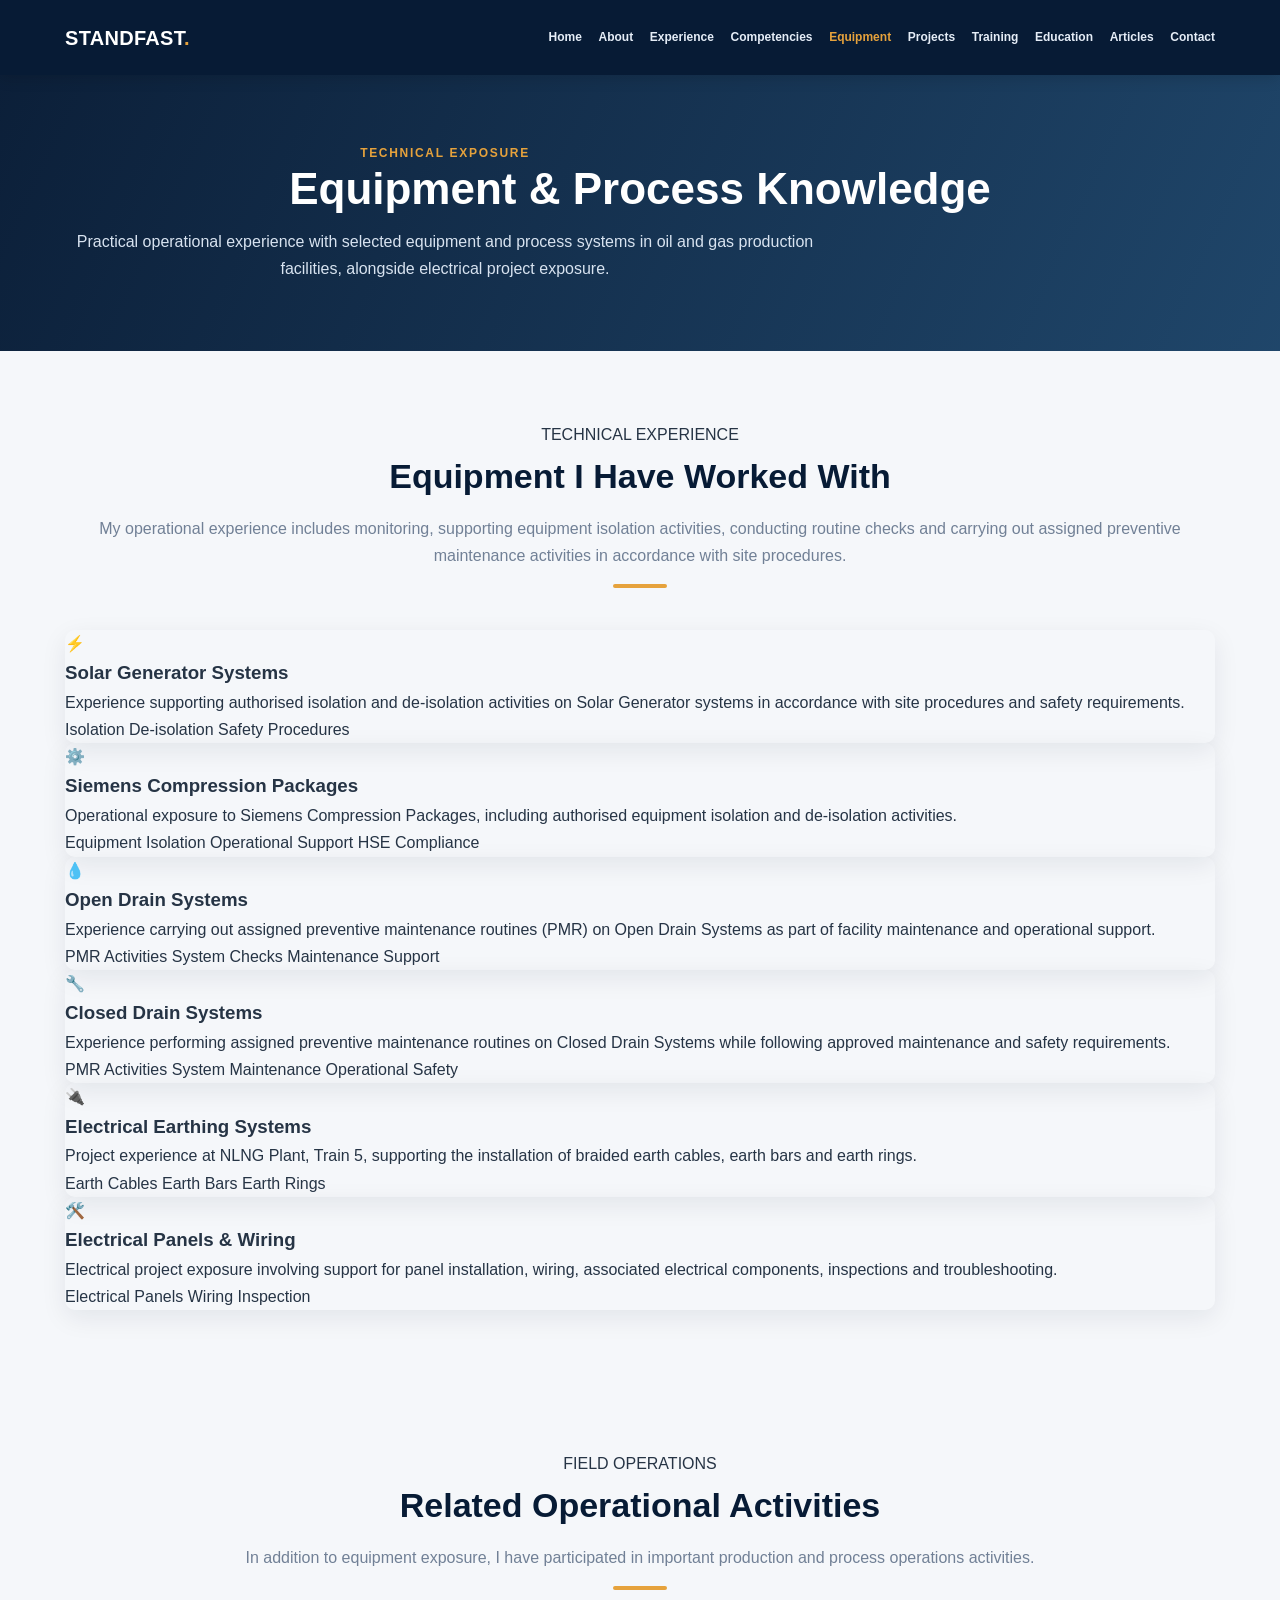
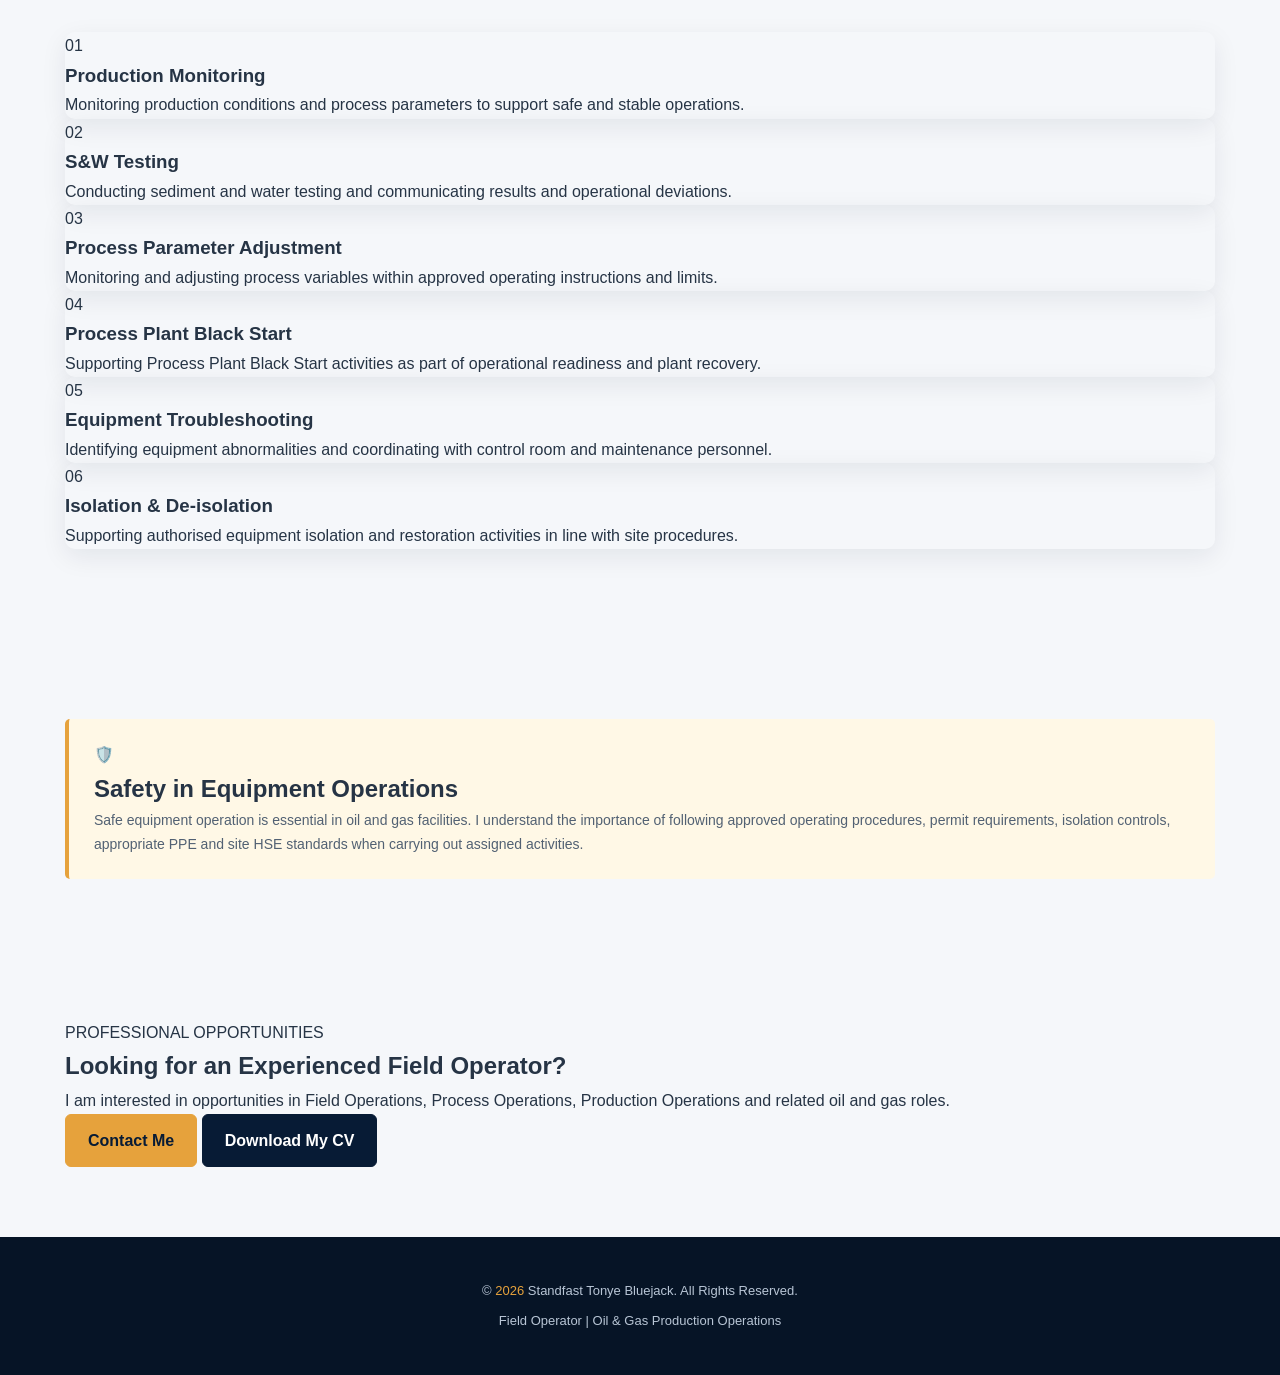
<file: pages/equipment.html>
<!DOCTYPE html>
<html lang="en">
<head>
    <meta charset="UTF-8">
    <meta name="viewport" content="width=device-width, initial-scale=1.0">

    <meta name="description" content="Explore the equipment and process systems Standfast Tonye Bluejack has experience working with in oil and gas production operations.">

    <title>Equipment & Process Knowledge | Standfast Bluejack</title>
    <link rel="stylesheet" href="../assets/styles/main.css">
    </head>

<body>

    <!-- NAVIGATION -->
    <header class="navbar">
        <div class="container nav-container">

            <a href="../index.html" class="logo">
                STANDFAST<span>.</span>
            </a>

            <button class="menu-toggle"
                    aria-label="Open navigation menu"
                    aria-expanded="false">
                ☰
            </button>

            <nav class="nav-links">
                <a href="../index.html">Home</a>
                <a href="about.html">About</a>
                <a href="experience.html">Experience</a>
                <a href="competencies.html">Competencies</a>
                <a href="equipment.html">Equipment</a>
                <a href="projects.html">Projects</a>
                <a href="certifications.html">Training</a>
                <a href="education.html">Education</a>
                <a href="articles.html">Articles</a>
                <a href="contact.html">Contact</a>
            </nav>

        </div>
    </header>


    <!-- PAGE HERO -->
    <section class="page-hero">
        <div class="container">

            <p class="eyebrow">TECHNICAL EXPOSURE</p>

            <h1>Equipment & Process Knowledge</h1>

            <p>
                Practical operational experience with selected
                equipment and process systems in oil and gas
                production facilities, alongside electrical
                project exposure.
            </p>

        </div>
    </section>


    <!-- INTRODUCTION -->
    <section class="section">
        <div class="container">

            <div class="section-heading">

                <span class="section-label">TECHNICAL EXPERIENCE</span>

                <h2>Equipment I Have Worked With</h2>

                <p>
                    My operational experience includes monitoring,
                    supporting equipment isolation activities,
                    conducting routine checks and carrying out
                    assigned preventive maintenance activities
                    in accordance with site procedures.
                </p>

            </div>


            <!-- EQUIPMENT GRID -->
            <div class="equipment-grid">


                <!-- SOLAR GENERATOR -->
                <article class="equipment-card">

                    <div class="equipment-icon">
                        <span>⚡</span>
                    </div>

                    <h3>Solar Generator Systems</h3>

                    <p>
                        Experience supporting authorised isolation
                        and de-isolation activities on Solar Generator
                        systems in accordance with site procedures
                        and safety requirements.
                    </p>

                    <div class="equipment-tags">
                        <span>Isolation</span>
                        <span>De-isolation</span>
                        <span>Safety Procedures</span>
                    </div>

                </article>


                <!-- SIEMENS COMPRESSION PACKAGE -->
                <article class="equipment-card">

                    <div class="equipment-icon">
                        <span>⚙️</span>
                    </div>

                    <h3>Siemens Compression Packages</h3>

                    <p>
                        Operational exposure to Siemens Compression
                        Packages, including authorised equipment
                        isolation and de-isolation activities.
                    </p>

                    <div class="equipment-tags">
                        <span>Equipment Isolation</span>
                        <span>Operational Support</span>
                        <span>HSE Compliance</span>
                    </div>

                </article>


                <!-- OPEN DRAIN SYSTEM -->
                <article class="equipment-card">

                    <div class="equipment-icon">
                        <span>💧</span>
                    </div>

                    <h3>Open Drain Systems</h3>

                    <p>
                        Experience carrying out assigned preventive
                        maintenance routines (PMR) on Open Drain
                        Systems as part of facility maintenance
                        and operational support.
                    </p>

                    <div class="equipment-tags">
                        <span>PMR Activities</span>
                        <span>System Checks</span>
                        <span>Maintenance Support</span>
                    </div>

                </article>


                <!-- CLOSED DRAIN SYSTEM -->
                <article class="equipment-card">

                    <div class="equipment-icon">
                        <span>🔧</span>
                    </div>

                    <h3>Closed Drain Systems</h3>

                    <p>
                        Experience performing assigned preventive
                        maintenance routines on Closed Drain
                        Systems while following approved
                        maintenance and safety requirements.
                    </p>

                    <div class="equipment-tags">
                        <span>PMR Activities</span>
                        <span>System Maintenance</span>
                        <span>Operational Safety</span>
                    </div>

                </article>


                <!-- ELECTRICAL EARTHING -->
                <article class="equipment-card">

                    <div class="equipment-icon">
                        <span>🔌</span>
                    </div>

                    <h3>Electrical Earthing Systems</h3>

                    <p>
                        Project experience at NLNG Plant, Train 5,
                        supporting the installation of braided
                        earth cables, earth bars and earth rings.
                    </p>

                    <div class="equipment-tags">
                        <span>Earth Cables</span>
                        <span>Earth Bars</span>
                        <span>Earth Rings</span>
                    </div>

                </article>


                <!-- ELECTRICAL PANELS -->
                <article class="equipment-card">

                    <div class="equipment-icon">
                        <span>🛠️</span>
                    </div>

                    <h3>Electrical Panels & Wiring</h3>

                    <p>
                        Electrical project exposure involving
                        support for panel installation, wiring,
                        associated electrical components,
                        inspections and troubleshooting.
                    </p>

                    <div class="equipment-tags">
                        <span>Electrical Panels</span>
                        <span>Wiring</span>
                        <span>Inspection</span>
                    </div>

                </article>

            </div>

        </div>
    </section>


    <!-- OPERATIONAL ACTIVITIES -->
    <section class="section section-light">

        <div class="container">

            <div class="section-heading">

                <span class="section-label">FIELD OPERATIONS</span>

                <h2>Related Operational Activities</h2>

                <p>
                    In addition to equipment exposure, I have
                    participated in important production and
                    process operations activities.
                </p>

            </div>


            <div class="operations-grid">

                <div class="operation-card">
                    <span class="operation-number">01</span>

                    <h3>Production Monitoring</h3>

                    <p>
                        Monitoring production conditions and
                        process parameters to support safe and
                        stable operations.
                    </p>
                </div>


                <div class="operation-card">
                    <span class="operation-number">02</span>

                    <h3>S&W Testing</h3>

                    <p>
                        Conducting sediment and water testing
                        and communicating results and
                        operational deviations.
                    </p>
                </div>


                <div class="operation-card">
                    <span class="operation-number">03</span>

                    <h3>Process Parameter Adjustment</h3>

                    <p>
                        Monitoring and adjusting process
                        variables within approved operating
                        instructions and limits.
                    </p>
                </div>


                <div class="operation-card">
                    <span class="operation-number">04</span>

                    <h3>Process Plant Black Start</h3>

                    <p>
                        Supporting Process Plant Black Start
                        activities as part of operational
                        readiness and plant recovery.
                    </p>
                </div>


                <div class="operation-card">
                    <span class="operation-number">05</span>

                    <h3>Equipment Troubleshooting</h3>

                    <p>
                        Identifying equipment abnormalities
                        and coordinating with control room
                        and maintenance personnel.
                    </p>
                </div>


                <div class="operation-card">
                    <span class="operation-number">06</span>

                    <h3>Isolation & De-isolation</h3>

                    <p>
                        Supporting authorised equipment
                        isolation and restoration activities
                        in line with site procedures.
                    </p>
                </div>

            </div>

        </div>

    </section>


    <!-- HSE SECTION -->
    <section class="section">

        <div class="container">

            <div class="hse-note">

                <div class="hse-icon">
                    <span>🛡️</span>
                </div>

                <div>

                    <h2>Safety in Equipment Operations</h2>

                    <p>
                        Safe equipment operation is essential
                        in oil and gas facilities. I understand
                        the importance of following approved
                        operating procedures, permit requirements,
                        isolation controls, appropriate PPE and
                        site HSE standards when carrying out
                        assigned activities.
                    </p>

                </div>

            </div>

        </div>

    </section>


    <!-- CTA -->
    <section class="section section-light">

        <div class="container">

            <div class="career-cta">

                <span class="section-label">PROFESSIONAL OPPORTUNITIES</span>

                <h2>Looking for an Experienced Field Operator?</h2>

                <p>
                    I am interested in opportunities in Field
                    Operations, Process Operations, Production
                    Operations and related oil and gas roles.
                </p>

                <div class="cta-buttons">

                    <a href="contact.html" class="btn">
                        Contact Me
                    </a>

                    <a href="../documents/Professional-CV.pdf"
                       class="btn btn-secondary"
                       target="_blank">
                        Download My CV
                    </a>

                </div>

            </div>

        </div>

    </section>


    <!-- FOOTER -->
    <footer class="footer">

        <div class="container">

            <p>
                &copy; <span class="current-year"></span>
                Standfast Tonye Bluejack.
                All Rights Reserved.
            </p>

            <p>
                Field Operator | Oil & Gas Production Operations
            </p>

        </div>

    </footer>


    <!-- JAVASCRIPT -->

    <script src="../assets/scripts/main.js" defer></script>
</body>
</html>
</file>
<file: assets/styles/main.css>
/* =====================================================
   STANDFAST TONYE BLUEJACK
   OIL & GAS FIELD OPERATOR PORTFOLIO
   MAIN STYLESHEET
===================================================== */


/* 1. CSS VARIABLES */

:root {
    --navy: #0b1f35;
    --navy-light: #173653;
    --amber: #f2a900;
    --amber-light: #ffc233;

    --white: #ffffff;
    --light: #f3f6f9;
    --grey: #64748b;
    --dark: #263445;

    --border: #e1e7ee;

    --shadow: 0 8px 25px rgba(11, 31, 53, 0.08);

    --container-width: 1150px;
}


/* 2. GLOBAL RESET */

* {
    margin: 0;
    padding: 0;
    box-sizing: border-box;
}

html {
    scroll-behavior: smooth;
}

body {
    font-family: Arial, Helvetica, sans-serif;
    line-height: 1.7;
    color: var(--dark);
    background: var(--white);
}

img {
    max-width: 100%;
    height: auto;
    display: block;
}

a {
    text-decoration: none;
    color: inherit;
}

ul {
    padding-left: 20px;
}

button,
input,
select,
textarea {
    font: inherit;
}


/* 3. REUSABLE LAYOUT */

.container {
    width: 90%;
    max-width: var(--container-width);
    margin: 0 auto;
}

section {
    padding: 75px 0;
}

.section-heading {
    margin-bottom: 35px;
}

.section-heading h2 {
    color: var(--navy);
    font-size: 29px;
    margin-top: 5px;
}

.section-heading p {
    color: var(--grey);
    margin-top: 8px;
}

.eyebrow {
    color: #b77d00;
    font-size: 12px;
    font-weight: bold;
    text-transform: uppercase;
    letter-spacing: 2px;
}


/* 4. NAVIGATION BAR */

header {
    background: var(--navy);
    color: var(--white);
    position: sticky;
    top: 0;
    z-index: 1000;
}

.navbar {
    min-height: 75px;
    display: flex;
    justify-content: space-between;
    align-items: center;
    gap: 25px;
}

.logo {
    font-size: 21px;
    font-weight: bold;
    letter-spacing: 1px;
    white-space: nowrap;
}

.logo span {
    color: var(--amber);
}

.nav-links {
    display: flex;
    align-items: center;
    gap: 19px;
    list-style: none;
    padding: 0;
}

.nav-links a {
    font-size: 13px;
    color: #e2e8f0;
    transition: 0.3s;
}

.nav-links a:hover,
.nav-links a.active {
    color: var(--amber);
}

.menu-toggle {
    display: none;
    border: none;
    background: none;
    color: var(--white);
    font-size: 27px;
    cursor: pointer;
}


/* 5. PAGE HERO */

.page-hero {
    background:
        linear-gradient(
            rgba(11, 31, 53, 0.94),
            rgba(11, 31, 53, 0.94)
        ),
        linear-gradient(135deg, #173653, #0b1f35);

    color: var(--white);
    padding: 85px 0;
    text-align: center;
}

.page-hero .eyebrow {
    color: var(--amber);
}

.page-hero h1 {
    font-size: 42px;
    margin: 12px 0;
}

.page-hero p {
    max-width: 760px;
    margin: auto;
    color: #d5dfeb;
    font-size: 16px;
}


/* 6. BUTTONS */

.button,
.btn {
    display: inline-block;
    padding: 12px 25px;
    background: var(--amber);
    color: var(--navy);
    border-radius: 5px;
    font-weight: bold;
    border: none;
    cursor: pointer;
    transition: 0.3s;
}

.button:hover,
.btn:hover {
    background: var(--amber-light);
    transform: translateY(-2px);
}

.button.secondary,
.btn-secondary {
    background: var(--navy);
    color: var(--white);
}

.button.secondary:hover,
.btn-secondary:hover {
    background: var(--navy-light);
}


/* 7. ABOUT PAGE */

.about-intro {
    display: grid;
    grid-template-columns: 1.4fr 0.8fr;
    gap: 55px;
    align-items: start;
}

.about-text p {
    margin-bottom: 17px;
    color: #526173;
}

.about-text strong {
    color: var(--navy);
}

.profile-card {
    background: var(--light);
    padding: 30px;
    border-radius: 12px;
    border-top: 4px solid var(--amber);
}

.profile-card h3 {
    color: var(--navy);
    font-size: 20px;
    margin-bottom: 18px;
}

.profile-detail {
    padding: 12px 0;
    border-bottom: 1px solid var(--border);
}

.profile-detail:last-child {
    border-bottom: none;
}

.profile-detail small {
    display: block;
    color: var(--grey);
    font-size: 11px;
    font-weight: bold;
    text-transform: uppercase;
    letter-spacing: 1px;
}

.profile-detail span {
    display: block;
    color: var(--navy);
    font-size: 14px;
    font-weight: 600;
    overflow-wrap: anywhere;
}


/* 8. HIGHLIGHT CARDS */

.highlights {
    background: var(--light);
}

.highlight-grid {
    display: grid;
    grid-template-columns: repeat(3, 1fr);
    gap: 22px;
}

.highlight-card {
    background: var(--white);
    padding: 27px;
    border-radius: 10px;
    border: 1px solid var(--border);
}

.highlight-card .number {
    color: #b77d00;
    font-size: 30px;
    font-weight: bold;
}

.highlight-card h3 {
    color: var(--navy);
    font-size: 17px;
    margin: 8px 0;
}

.highlight-card p {
    color: var(--grey);
    font-size: 14px;
}


/* 9. PROFESSIONAL APPROACH */

.approach-grid {
    display: grid;
    grid-template-columns: repeat(2, 1fr);
    gap: 25px;
}

.approach-item {
    padding: 22px;
    border-left: 4px solid var(--amber);
    background: #f8fafc;
}

.approach-item h3 {
    color: var(--navy);
    margin-bottom: 7px;
    font-size: 17px;
}

.approach-item p {
    color: var(--grey);
    font-size: 14px;
}


/* 10. PROJECT CARDS */

.projects-section {
    background: var(--light);
}

.project-grid {
    display: grid;
    grid-template-columns: repeat(2, 1fr);
    gap: 25px;
}

.project-card {
    background: var(--white);
    border: 1px solid var(--border);
    border-radius: 10px;
    overflow: hidden;
    transition: 0.3s;
}

.project-card:hover {
    transform: translateY(-5px);
    box-shadow: var(--shadow);
}

.project-top {
    background: var(--navy);
    padding: 25px 28px;
    color: var(--white);
    border-bottom: 4px solid var(--amber);
}

.project-top .project-type {
    color: var(--amber);
    font-size: 11px;
    text-transform: uppercase;
    font-weight: bold;
    letter-spacing: 1.5px;
}

.project-top h3 {
    font-size: 20px;
    line-height: 1.4;
    margin-top: 7px;
}

.project-content {
    padding: 25px 28px;
}

.project-content p {
    color: var(--grey);
    font-size: 14px;
    margin-bottom: 17px;
}

.project-content h4 {
    color: var(--navy);
    font-size: 14px;
    margin-bottom: 8px;
}

.project-content ul {
    padding-left: 19px;
    color: #526173;
    font-size: 14px;
}

.project-content li {
    margin-bottom: 7px;
}

.project-meta {
    margin-top: 20px;
    padding-top: 15px;
    border-top: 1px solid var(--border);
    font-size: 12px;
    color: var(--grey);
}

.project-meta strong {
    color: var(--navy);
}


/* 11. EXPERIENCE CARDS */

.experience-grid {
    display: grid;
    grid-template-columns: repeat(3, 1fr);
    gap: 20px;
}

.experience-item {
    padding: 25px;
    background: #f8fafc;
    border-left: 4px solid var(--amber);
}

.experience-item h3 {
    color: var(--navy);
    font-size: 17px;
    margin-bottom: 9px;
}

.experience-item p {
    color: var(--grey);
    font-size: 14px;
}


/* 12. PROFESSIONAL CONTRIBUTION */

.contribution,
.objective {
    background: var(--navy);
    color: var(--white);
}

.contribution h2,
.objective h2 {
    font-size: 29px;
    margin-bottom: 15px;
}

.contribution-intro {
    color: #d5dfeb;
    max-width: 800px;
    margin-bottom: 30px;
}

.contribution-grid {
    display: grid;
    grid-template-columns: repeat(2, 1fr);
    gap: 20px;
}

.contribution-item {
    padding: 22px;
    border: 1px solid #35516c;
    border-radius: 8px;
}

.contribution-item h3 {
    color: var(--amber);
    font-size: 17px;
    margin-bottom: 8px;
}

.contribution-item p {
    color: #d5dfeb;
    font-size: 14px;
}

.objective {
    text-align: center;
}

.objective p {
    max-width: 800px;
    margin: auto;
    color: #d5dfeb;
}


/* 13. HSE NOTE */

.hse-note {
    background: #fff8e6;
    border-left: 4px solid var(--amber);
    padding: 22px 25px;
    border-radius: 5px;
    margin-top: 30px;
}

.hse-note h3 {
    color: var(--navy);
    margin-bottom: 7px;
    font-size: 17px;
}

.hse-note p {
    color: #526173;
    font-size: 14px;
}


/* 14. CONTACT PAGE */

.contact-layout {
    display: grid;
    grid-template-columns: 0.9fr 1.1fr;
    gap: 45px;
    align-items: start;
}

.contact-intro {
    color: var(--grey);
    margin-bottom: 25px;
}

.contact-details {
    display: flex;
    flex-direction: column;
    gap: 17px;
}

.contact-item {
    display: flex;
    align-items: flex-start;
    gap: 15px;
    padding: 18px;
    background: var(--light);
    border-radius: 8px;
    border-left: 4px solid var(--amber);
}

.contact-icon {
    width: 42px;
    height: 42px;
    flex-shrink: 0;
    display: flex;
    align-items: center;
    justify-content: center;
    background: var(--navy);
    color: var(--amber);
    border-radius: 50%;
    font-size: 18px;
}

.contact-item h3 {
    color: var(--navy);
    font-size: 15px;
    margin-bottom: 3px;
}

.contact-item p,
.contact-item a {
    color: var(--grey);
    font-size: 14px;
    overflow-wrap: anywhere;
}

.contact-item a:hover {
    color: #b77d00;
}


/* 15. CONTACT FORM */

.contact-form {
    background: var(--light);
    padding: 32px;
    border-radius: 10px;
    border: 1px solid var(--border);
}

.contact-form h2 {
    color: var(--navy);
    font-size: 24px;
    margin-bottom: 8px;
}

.contact-form > p {
    color: var(--grey);
    font-size: 14px;
    margin-bottom: 25px;
}

.form-group {
    margin-bottom: 18px;
}

.form-group label {
    display: block;
    color: var(--navy);
    font-size: 13px;
    font-weight: bold;
    margin-bottom: 7px;
}

.form-group input,
.form-group select,
.form-group textarea {
    width: 100%;
    padding: 13px;
    border: 1px solid var(--border);
    border-radius: 5px;
    font-family: inherit;
    font-size: 14px;
    outline: none;
    background: var(--white);
}

.form-group input:focus,
.form-group select:focus,
.form-group textarea:focus {
    border-color: var(--amber);
}

.form-group textarea {
    resize: vertical;
    min-height: 130px;
}

.submit-button {
    width: 100%;
    border: none;
    padding: 14px;
    background: var(--amber);
    color: var(--navy);
    border-radius: 5px;
    font-size: 15px;
    font-weight: bold;
    cursor: pointer;
    transition: 0.3s;
}

.submit-button:hover {
    background: var(--amber-light);
}

.form-note {
    font-size: 12px;
    color: var(--grey);
    margin-top: 12px;
}


/* 16. AVAILABILITY SECTION */

.availability {
    background: var(--light);
}

.availability-content {
    max-width: 850px;
    margin: auto;
    text-align: center;
}

.availability-content h2 {
    color: var(--navy);
    font-size: 28px;
    margin: 10px 0;
}

.availability-content p {
    color: var(--grey);
}

.availability-tags {
    display: flex;
    justify-content: center;
    flex-wrap: wrap;
    gap: 12px;
    margin-top: 25px;
}

.availability-tags span {
    background: var(--white);
    color: var(--navy);
    border: 1px solid var(--border);
    padding: 9px 16px;
    border-radius: 25px;
    font-size: 13px;
    font-weight: bold;
}


/* 17. CV SECTION */

.cv-section {
    text-align: center;
}

.cv-section h2,
.cta h2 {
    color: var(--navy);
    font-size: 29px;
    margin-bottom: 10px;
}

.cv-section p,
.cta p {
    max-width: 700px;
    margin: auto;
    color: var(--grey);
}


/* 18. FOOTER */

footer {
    background: #071626;
    color: #cbd5e1;
    text-align: center;
    padding: 25px 0;
    font-size: 13px;
}

footer span {
    color: var(--amber);
}


/* 19. RESPONSIVE DESIGN - TABLETS */

@media (max-width: 900px) {

    .nav-links {
        gap: 11px;
    }

    .nav-links a {
        font-size: 11px;
    }

    .experience-grid {
        grid-template-columns: repeat(2, 1fr);
    }

}


/* 20. RESPONSIVE DESIGN - MOBILE */

@media (max-width: 760px) {

    .menu-toggle {
        display: block;
    }

    .nav-links {
        display: none;
        position: absolute;
        top: 75px;
        left: 0;
        width: 100%;
        background: var(--navy);
        padding: 20px 5%;
        flex-direction: column;
        align-items: flex-start;
        gap: 15px;
    }

    .nav-links.show {
        display: flex;
    }

    .nav-links a {
        font-size: 14px;
    }

    .page-hero {
        padding: 65px 0;
    }

    .page-hero h1 {
        font-size: 32px;
    }

    .section-heading h2,
    .contribution h2,
    .objective h2,
    .cta h2,
    .cv-section h2 {
        font-size: 25px;
    }

    .about-intro,
    .highlight-grid,
    .approach-grid,
    .project-grid,
    .experience-grid,
    .contribution-grid,
    .contact-layout {
        grid-template-columns: 1fr;
    }

    .contact-form {
        padding: 23px;
    }

    section {
        padding: 55px 0;
    }

}


/* 21. SMALL MOBILE SCREENS */

@media (max-width: 400px) {

    .container {
        width: 92%;
    }

    .logo {
        font-size: 18px;
    }

    .page-hero h1 {
        font-size: 28px;
    }

    .project-top,
    .project-content {
        padding: 20px;
    }

    .button,
    .btn {
        padding: 11px 18px;
        font-size: 13px;
    }

}


/* Imported page-specific styles from original Competencies.html (misnamed CSS file). */

/* =========================================
   TECHNICAL COMPETENCIES PAGE
========================================= */

.competencies-grid {
    display: grid;
    grid-template-columns: repeat(3, 1fr);
    gap: 24px;
    margin-top: 45px;
}

.competency-card {
    background: #ffffff;
    padding: 28px;
    border: 1px solid #e2e6ec;
    border-radius: 12px;
    transition: transform 0.3s ease,
                box-shadow 0.3s ease;
}

.competency-card:hover {
    transform: translateY(-5px);
    box-shadow: 0 12px 28px rgba(0, 0, 0, 0.07);
}

.competency-icon {
    width: 55px;
    height: 55px;
    display: flex;
    align-items: center;
    justify-content: center;
    background: #fff4df;
    border-radius: 12px;
    font-size: 26px;
    margin-bottom: 20px;
}

.competency-card h3 {
    color: #10243a;
    font-size: 19px;
    margin-bottom: 12px;
}

.competency-card p {
    color: #667085;
    font-size: 14px;
    line-height: 1.8;
    margin-bottom: 18px;
}

.competency-card ul {
    padding-left: 20px;
}

.competency-card li {
    color: #475467;
    font-size: 13px;
    line-height: 1.9;
    margin-bottom: 5px;
}

.knowledge-list {
    display: grid;
    grid-template-columns: repeat(2, 1fr);
    gap: 16px;
    margin-top: 40px;
}

.knowledge-item {
    display: flex;
    align-items: center;
    gap: 14px;
    background: #ffffff;
    padding: 18px 20px;
    border: 1px solid #e2e6ec;
    border-radius: 8px;
}

.knowledge-check {
    display: flex;
    align-items: center;
    justify-content: center;
    min-width: 26px;
    height: 26px;
    background: #fff4df;
    color: #b47c14;
    border-radius: 50%;
    font-weight: 800;
}

.knowledge-item p {
    color: #344054;
    font-size: 14px;
    line-height: 1.6;
}

.attributes-grid {
    display: grid;
    grid-template-columns: repeat(4, 1fr);
    gap: 20px;
    margin-top: 40px;
}

.attribute-card {
    padding: 25px;
    background: #ffffff;
    border: 1px solid #e2e6ec;
    border-radius: 10px;
}

.attribute-card h3 {
    color: #10243a;
    font-size: 17px;
    margin-bottom: 12px;
}

.attribute-card p {
    color: #667085;
    font-size: 14px;
    line-height: 1.8;
}


/* RESPONSIVE DESIGN */

@media (max-width: 1000px) {

    .competencies-grid {
        grid-template-columns: repeat(2, 1fr);
    }

    .attributes-grid {
        grid-template-columns: repeat(2, 1fr);
    }

}

@media (max-width: 600px) {

    .competencies-grid,
    .knowledge-list,
    .attributes-grid {
        grid-template-columns: 1fr;
    }

    .competency-card,
    .attribute-card {
        padding: 22px;
    }

}


/* Imported page-specific styles from original certifications.html (misnamed CSS file). */

/* =========================================
   CERTIFICATIONS & TRAINING PAGE
========================================= */

.certification-category-title {
    color: #10243a;
    font-size: 24px;
    margin: 55px 0 25px;
}

.certification-grid {
    display: grid;
    grid-template-columns: repeat(3, 1fr);
    gap: 24px;
    margin-bottom: 40px;
}

.certification-card {
    background: #ffffff;
    padding: 28px;
    border: 1px solid #e2e6ec;
    border-radius: 12px;
    transition: transform 0.3s ease,
                box-shadow 0.3s ease;
}

.certification-card:hover {
    transform: translateY(-5px);
    box-shadow: 0 12px 28px rgba(0, 0, 0, 0.07);
}

.certification-icon {
    width: 55px;
    height: 55px;
    display: flex;
    align-items: center;
    justify-content: center;
    background: #fff4df;
    border-radius: 12px;
    font-size: 26px;
    margin-bottom: 20px;
}

.certification-type {
    display: inline-block;
    color: #b47c14;
    font-size: 10px;
    font-weight: 800;
    letter-spacing: 1px;
    margin-bottom: 12px;
}

.certification-card h3 {
    color: #10243a;
    font-size: 19px;
    margin-bottom: 12px;
}

.certification-provider {
    color: #344054;
    font-size: 13px;
    font-weight: 700;
    margin-bottom: 14px;
}

.certification-card p:last-child {
    color: #667085;
    font-size: 14px;
    line-height: 1.8;
}

.certification-disclaimer {
    color: #667085;
    font-size: 14px;
    line-height: 1.8;
    max-width: 850px;
    margin-bottom: 25px;
}

.authorisation-list {
    display: grid;
    grid-template-columns: repeat(3, 1fr);
    gap: 20px;
}

.authorisation-item {
    display: flex;
    align-items: flex-start;
    gap: 15px;
    background: #ffffff;
    padding: 22px;
    border: 1px solid #e2e6ec;
    border-radius: 10px;
}

.authorisation-icon {
    width: 45px;
    height: 45px;
    min-width: 45px;
    display: flex;
    align-items: center;
    justify-content: center;
    background: #fff4df;
    border-radius: 10px;
    font-size: 21px;
}

.authorisation-item h3 {
    color: #10243a;
    font-size: 16px;
    margin-bottom: 8px;
}

.authorisation-item p {
    color: #667085;
    font-size: 13px;
    line-height: 1.7;
}

.development-grid {
    display: grid;
    grid-template-columns: repeat(3, 1fr);
    gap: 22px;
    margin-top: 40px;
}

.development-card {
    background: #ffffff;
    padding: 27px;
    border: 1px solid #e2e6ec;
    border-radius: 10px;
}

.development-card h3 {
    color: #10243a;
    font-size: 18px;
    margin-bottom: 12px;
}

.development-card p {
    color: #667085;
    font-size: 14px;
    line-height: 1.8;
}

.certificate-upload-note {
    display: flex;
    align-items: flex-start;
    gap: 25px;
    padding: 35px;
    background: #10243a;
    color: #ffffff;
    border-radius: 12px;
}

.certificate-note-icon {
    font-size: 40px;
}

.certificate-upload-note h2 {
    font-size: 24px;
    margin-bottom: 12px;
}

.certificate-upload-note p {
    color: #d0d7e0;
    line-height: 1.8;
    margin-bottom: 22px;
}


/* RESPONSIVE DESIGN */

@media (max-width: 900px) {

    .certification-grid,
    .authorisation-list,
    .development-grid {
        grid-template-columns: repeat(2, 1fr);
    }

}

@media (max-width: 600px) {

    .certification-grid,
    .authorisation-list,
    .development-grid {
        grid-template-columns: 1fr;
    }

    .certification-card,
    .development-card {
        padding: 22px;
    }

    .certificate-upload-note {
        flex-direction: column;
        padding: 25px;
    }

    .certification-category-title {
        font-size: 21px;
    }

}


/* =====================================================
   SHARED PORTFOLIO DESIGN SYSTEM — CONSISTENCY LAYER
===================================================== */
:root {
  --navy: #071b35;
  --navy-light: #123b61;
  --amber: #e6a23c;
  --amber-light: #f4bb65;
  --white: #ffffff;
  --light: #f3f6fa;
  --grey: #64748b;
  --dark: #263445;
  --border: #e1e7ee;
  --shadow: 0 8px 26px rgba(7,27,53,.08);
  --container-width: 1150px;
}
* { box-sizing: border-box; }
html { scroll-behavior: smooth; }
body {
  margin: 0;
  font-family: Arial, Helvetica, sans-serif;
  color: var(--dark);
  background: #f5f7fa;
  line-height: 1.7;
}
img { max-width: 100%; }
a { transition: color .2s ease, background .2s ease, transform .2s ease; }
.container { width: min(90%, var(--container-width)); margin-inline: auto; }
header, header.navbar {
  position: sticky; top: 0; z-index: 1000;
  background: var(--navy); color: var(--white);
  box-shadow: 0 3px 14px rgba(0,0,0,.14);
}
header .container, header .nav-container, .navbar .container, .navbar .nav-container {
  min-height: 74px; display: flex; align-items: center;
  justify-content: space-between; gap: 22px;
}
.logo { color: var(--white) !important; font-weight: 800; font-size: 20px; letter-spacing: .3px; white-space: nowrap; }
.logo span { color: var(--amber) !important; }
.nav-links {
  display: flex; align-items: center; gap: clamp(9px,1.3vw,19px);
  list-style: none; margin: 0; padding: 0;
}
.nav-links a { color: #e5edf7 !important; text-decoration: none; font-size: 12px; font-weight: 600; }
.nav-links a:hover, .nav-links a.active-link { color: var(--amber) !important; }
.menu-toggle {
  display: none; border: 1px solid rgba(255,255,255,.25); border-radius: 6px;
  background: transparent; color: white; padding: 6px 11px; font-size: 23px; cursor: pointer;
}
.hero, .page-hero {
  background: linear-gradient(115deg, rgba(7,27,53,.98), rgba(18,59,97,.94));
  color: white;
}
.page-hero { padding: 68px 0; }
.page-hero h1 { color: white; margin: 0 0 12px; font-size: clamp(30px,4vw,44px); line-height: 1.2; }
.page-hero p { color: #d8e3f0; max-width: 760px; margin: 0; }
.page-hero .eyebrow, .eyebrow { color: var(--amber); font-weight: 700; letter-spacing: 1.7px; text-transform: uppercase; font-size: 12px; }
section { padding: 70px 0; }
.section-heading { text-align: center; margin: 0 auto 42px; }
.section-heading h2 { color: var(--navy); font-size: clamp(26px,3vw,34px); margin: 0 0 9px; }
.section-heading p { color: #718096; margin: 0; }
.section-heading:after { content: ''; display: block; width: 54px; height: 4px; background: var(--amber); margin: 15px auto 0; border-radius: 3px; }
.btn, .button, .submit-button {
  display: inline-flex; align-items: center; justify-content: center; gap: 8px;
  padding: 12px 22px; border: 1px solid var(--amber); border-radius: 6px;
  background: var(--amber); color: var(--navy) !important; font-weight: 700;
  text-decoration: none; cursor: pointer; transition: .2s ease;
}
.btn:hover, .button:hover, .submit-button:hover { background: var(--amber-light); transform: translateY(-2px); }
.btn-secondary, .button.secondary { background: var(--navy); color: white !important; border-color: var(--navy); }
.card, .about-card, .profile-card, .highlight-card, .project-card, .experience-card,
.experience-item, .equipment-card, .competency-card, .certification-card,
.education-card, .attribute-card, .operation-card, .contact-form, .contact-item {
  border-radius: 10px; box-shadow: var(--shadow);
}
footer, .footer {
  background: #061426; color: white; padding: 36px 0; text-align: center;
}
footer p, .footer p { color: #b8c5d5; font-size: 13px; margin: 7px 0; }
footer a, .footer a { color: var(--amber); }
.footer-links { margin: 14px 0; }
.footer-links a { color: var(--amber); margin: 0 10px; font-size: 13px; }
input, select, textarea { font: inherit; }
:focus-visible { outline: 3px solid rgba(230,162,60,.65); outline-offset: 3px; }
@media (max-width: 900px) {
  .nav-links { gap: 10px; }
  .nav-links a { font-size: 11px; }
}
@media (max-width: 760px) {
  header .container, header .nav-container, .navbar .container, .navbar .nav-container { min-height: 68px; }
  .menu-toggle { display: inline-flex; }
  .nav-links {
    display: none; position: absolute; top: 68px; left: 0; right: 0;
    background: var(--navy); padding: 18px 5%; align-items: flex-start;
    flex-direction: column; gap: 15px; box-shadow: 0 12px 18px rgba(0,0,0,.14);
  }
  .nav-links.active, .nav-links.show { display: flex; }
  .nav-links a { font-size: 14px; }
  section { padding: 52px 0; }
}
@media (max-width: 480px) {
  .container { width: 92%; }
  .page-hero { padding: 48px 0; }
  .btn, .button, .submit-button { width: 100%; }
}
</file>
